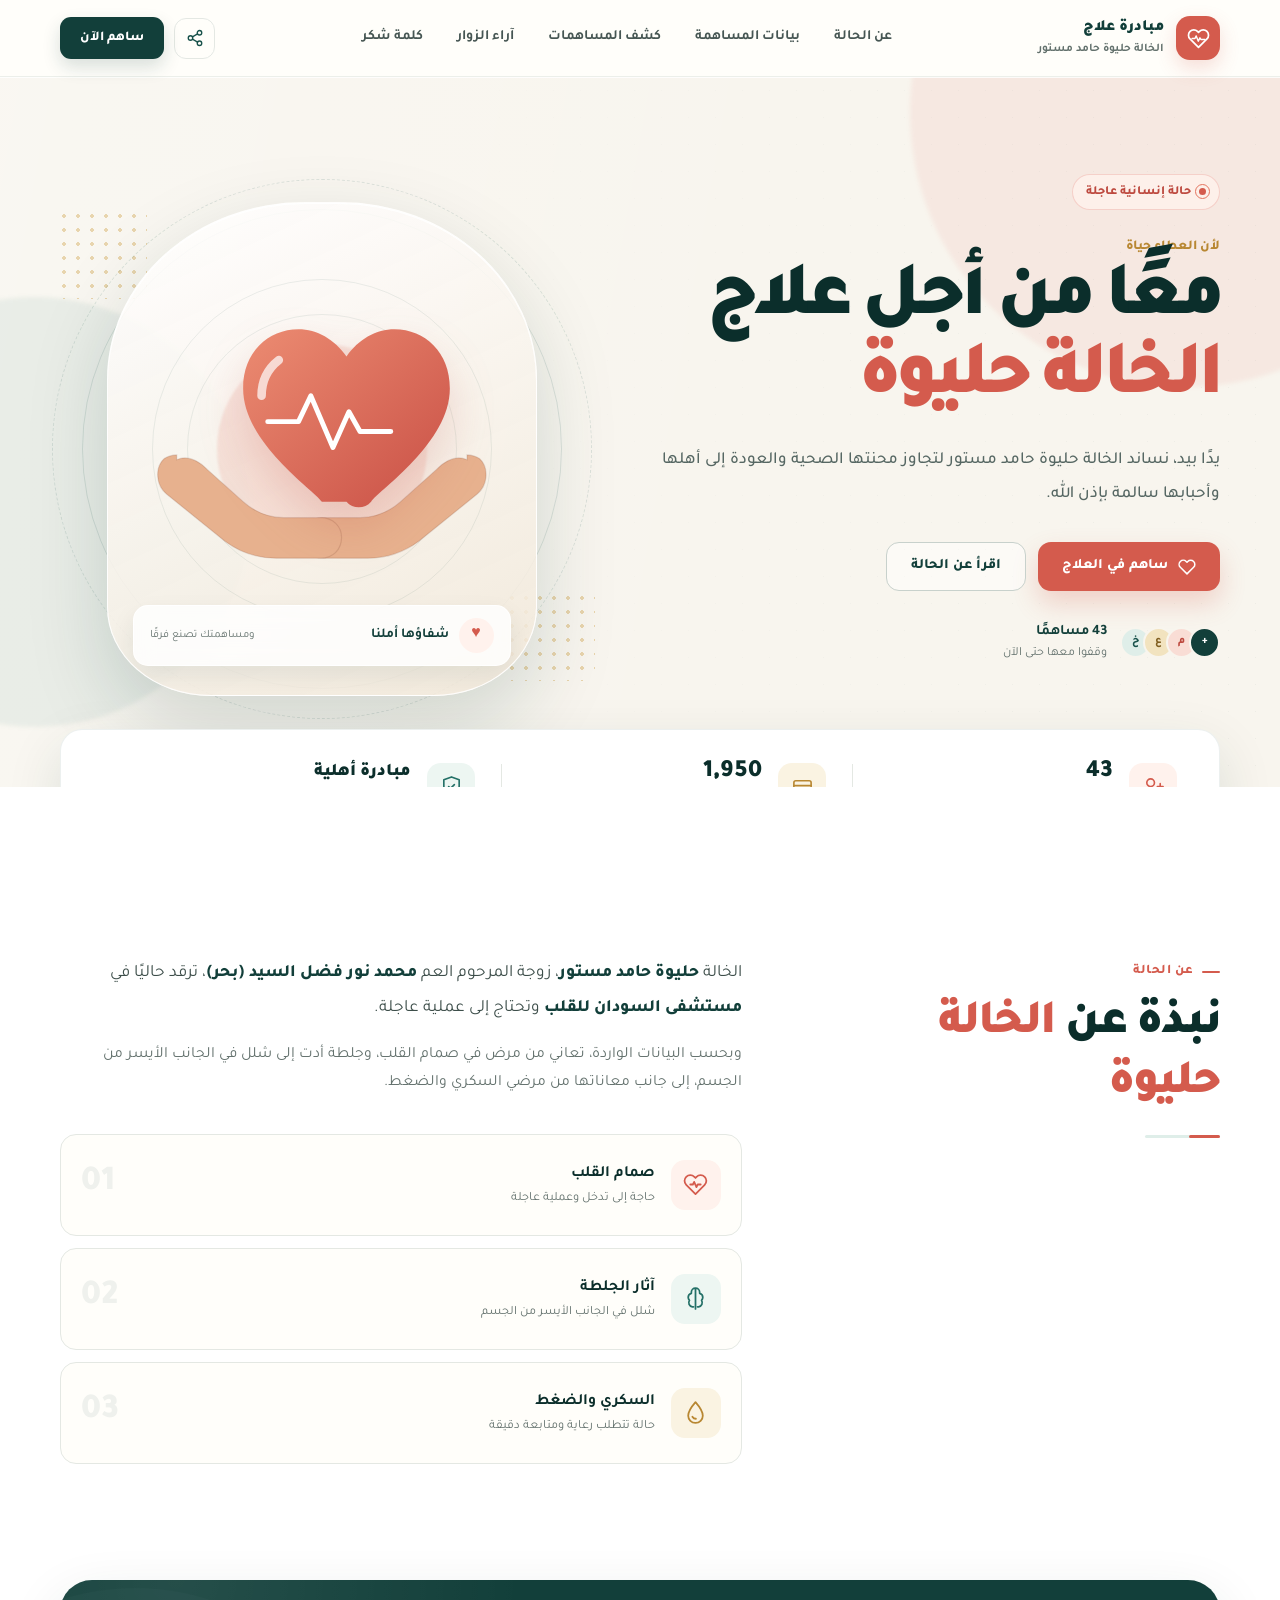
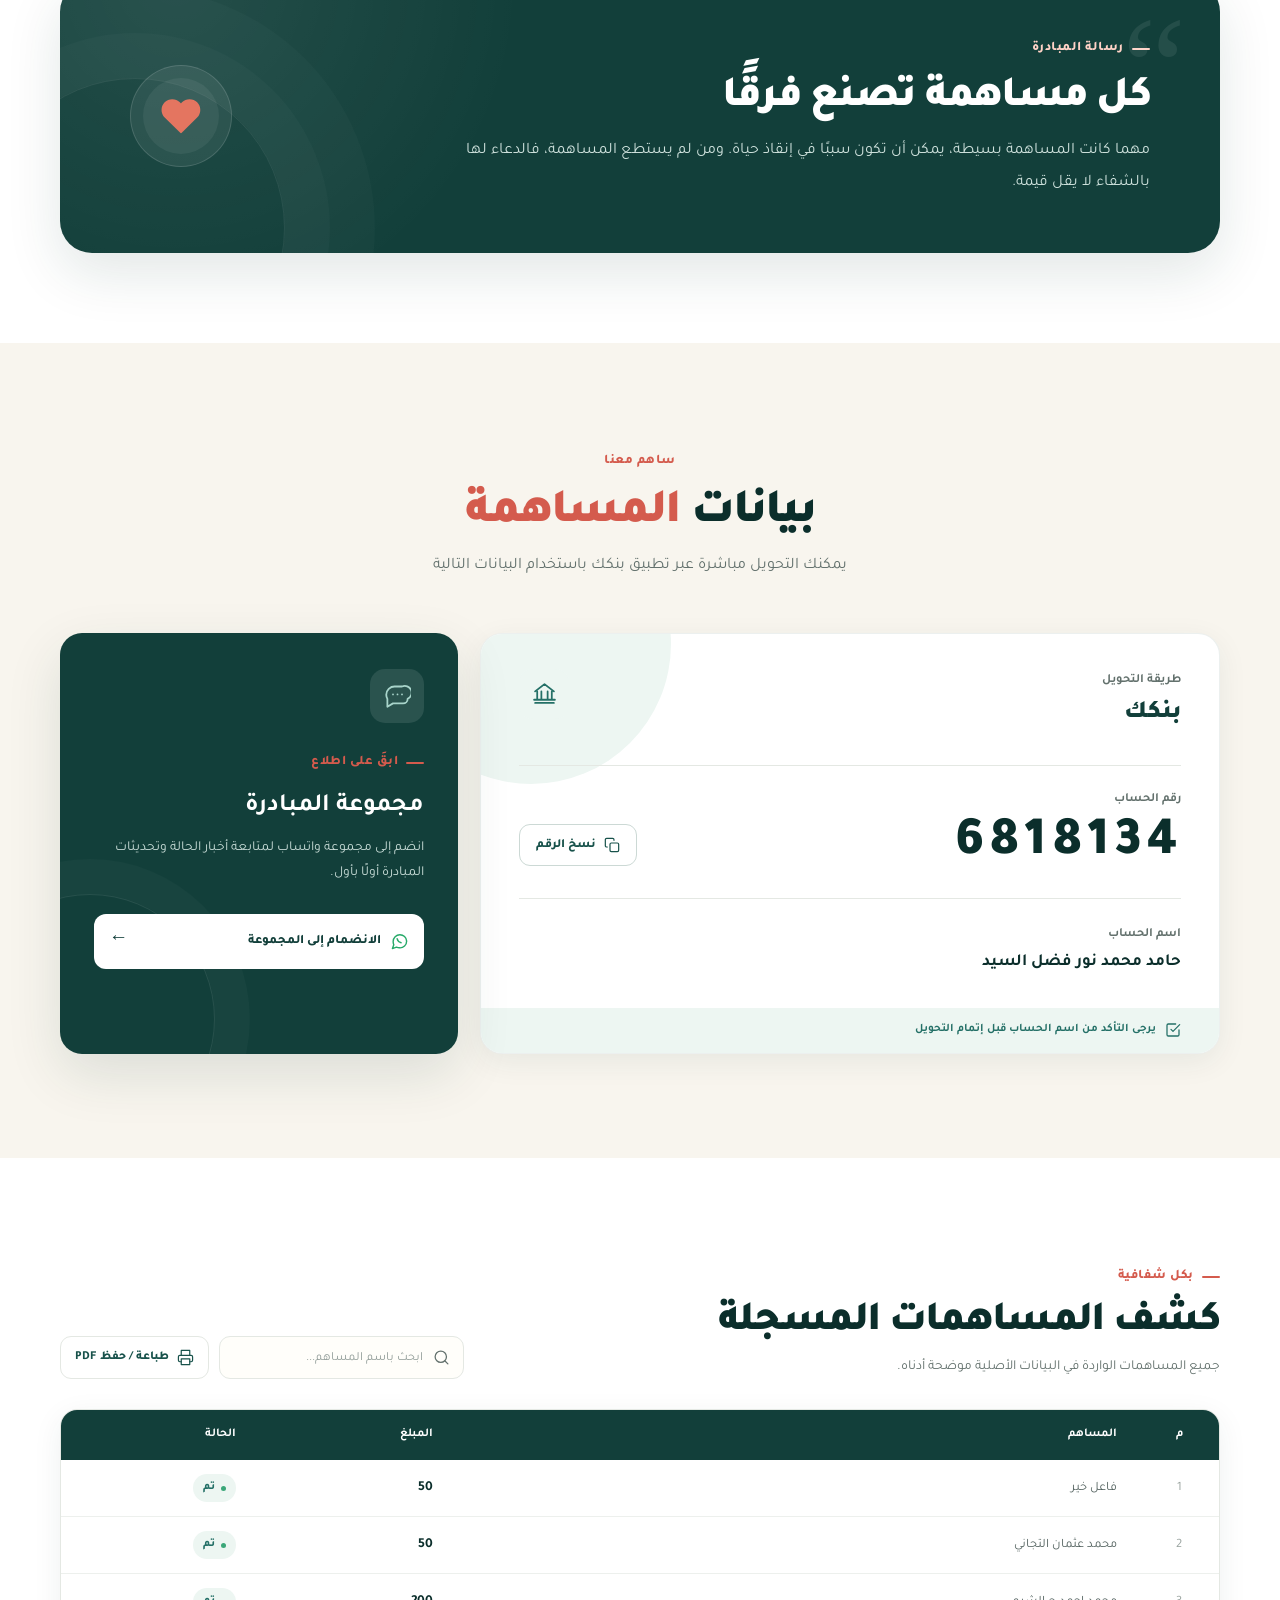
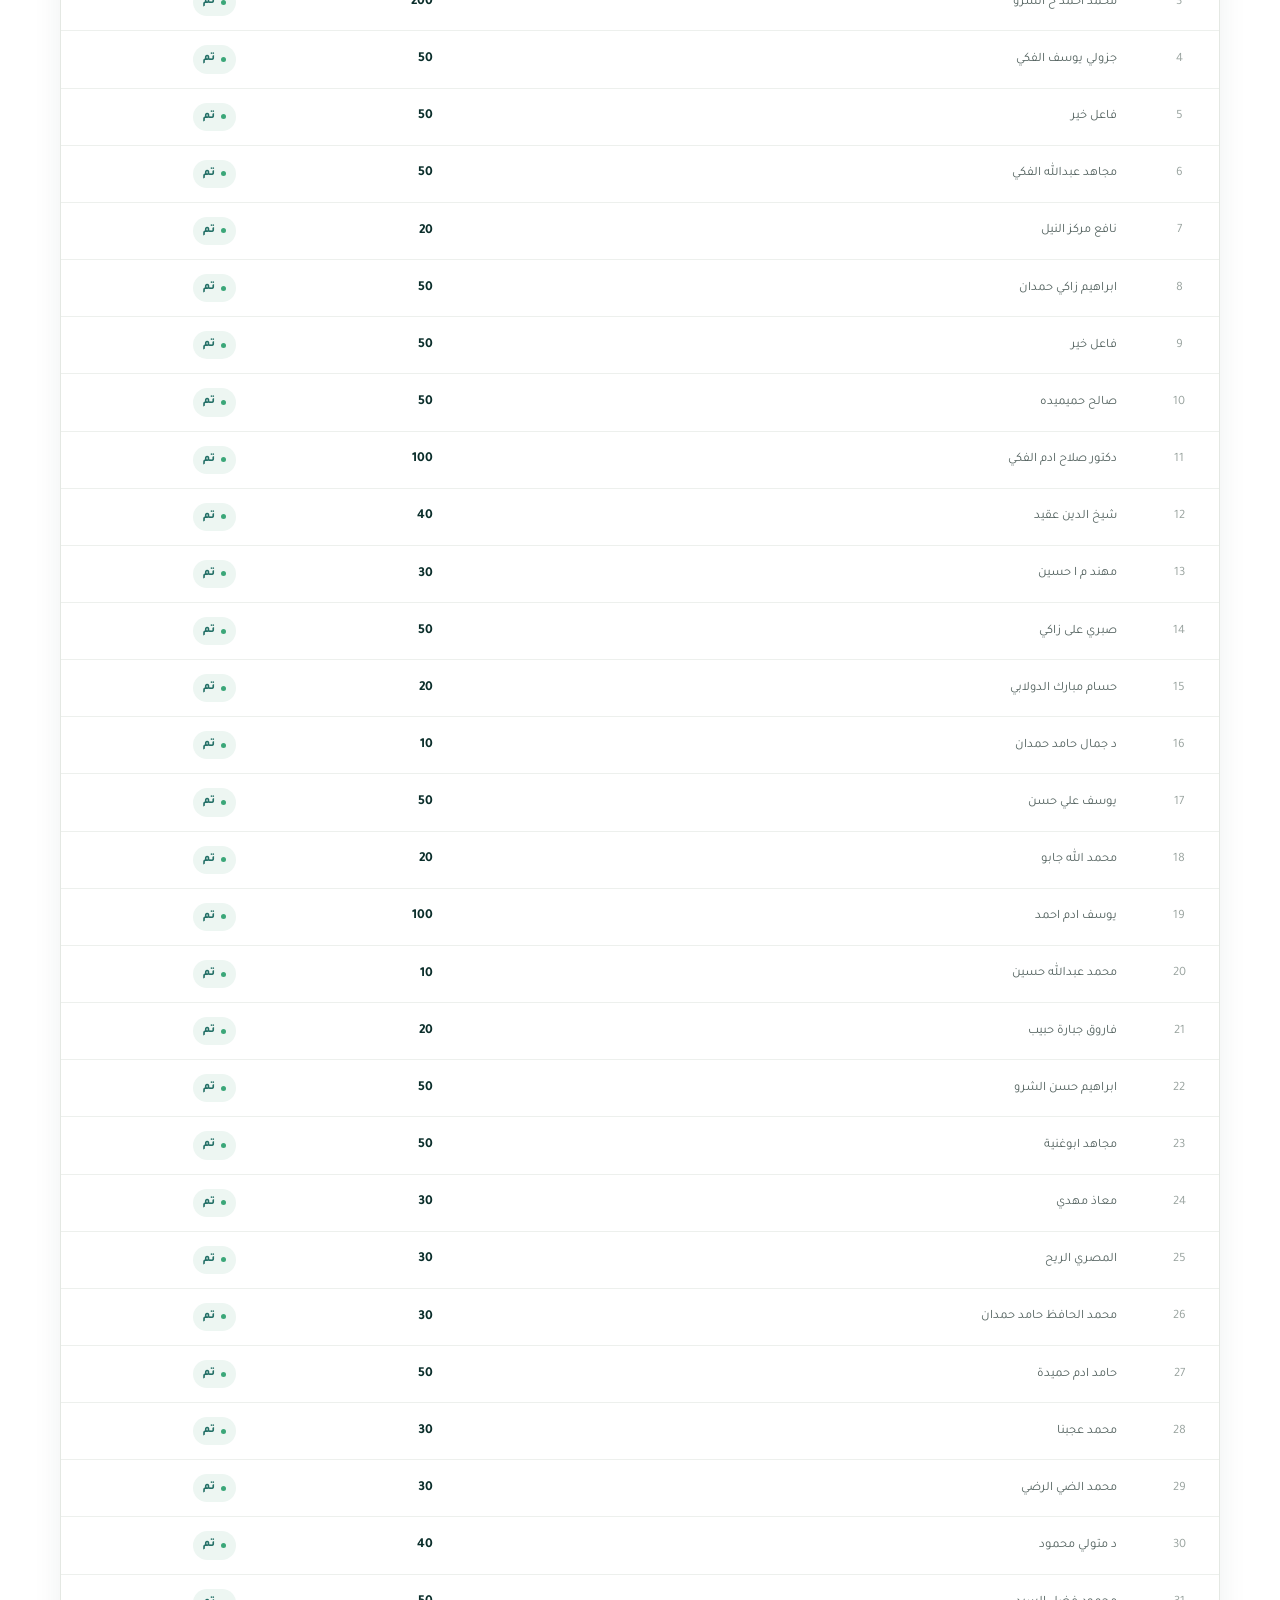
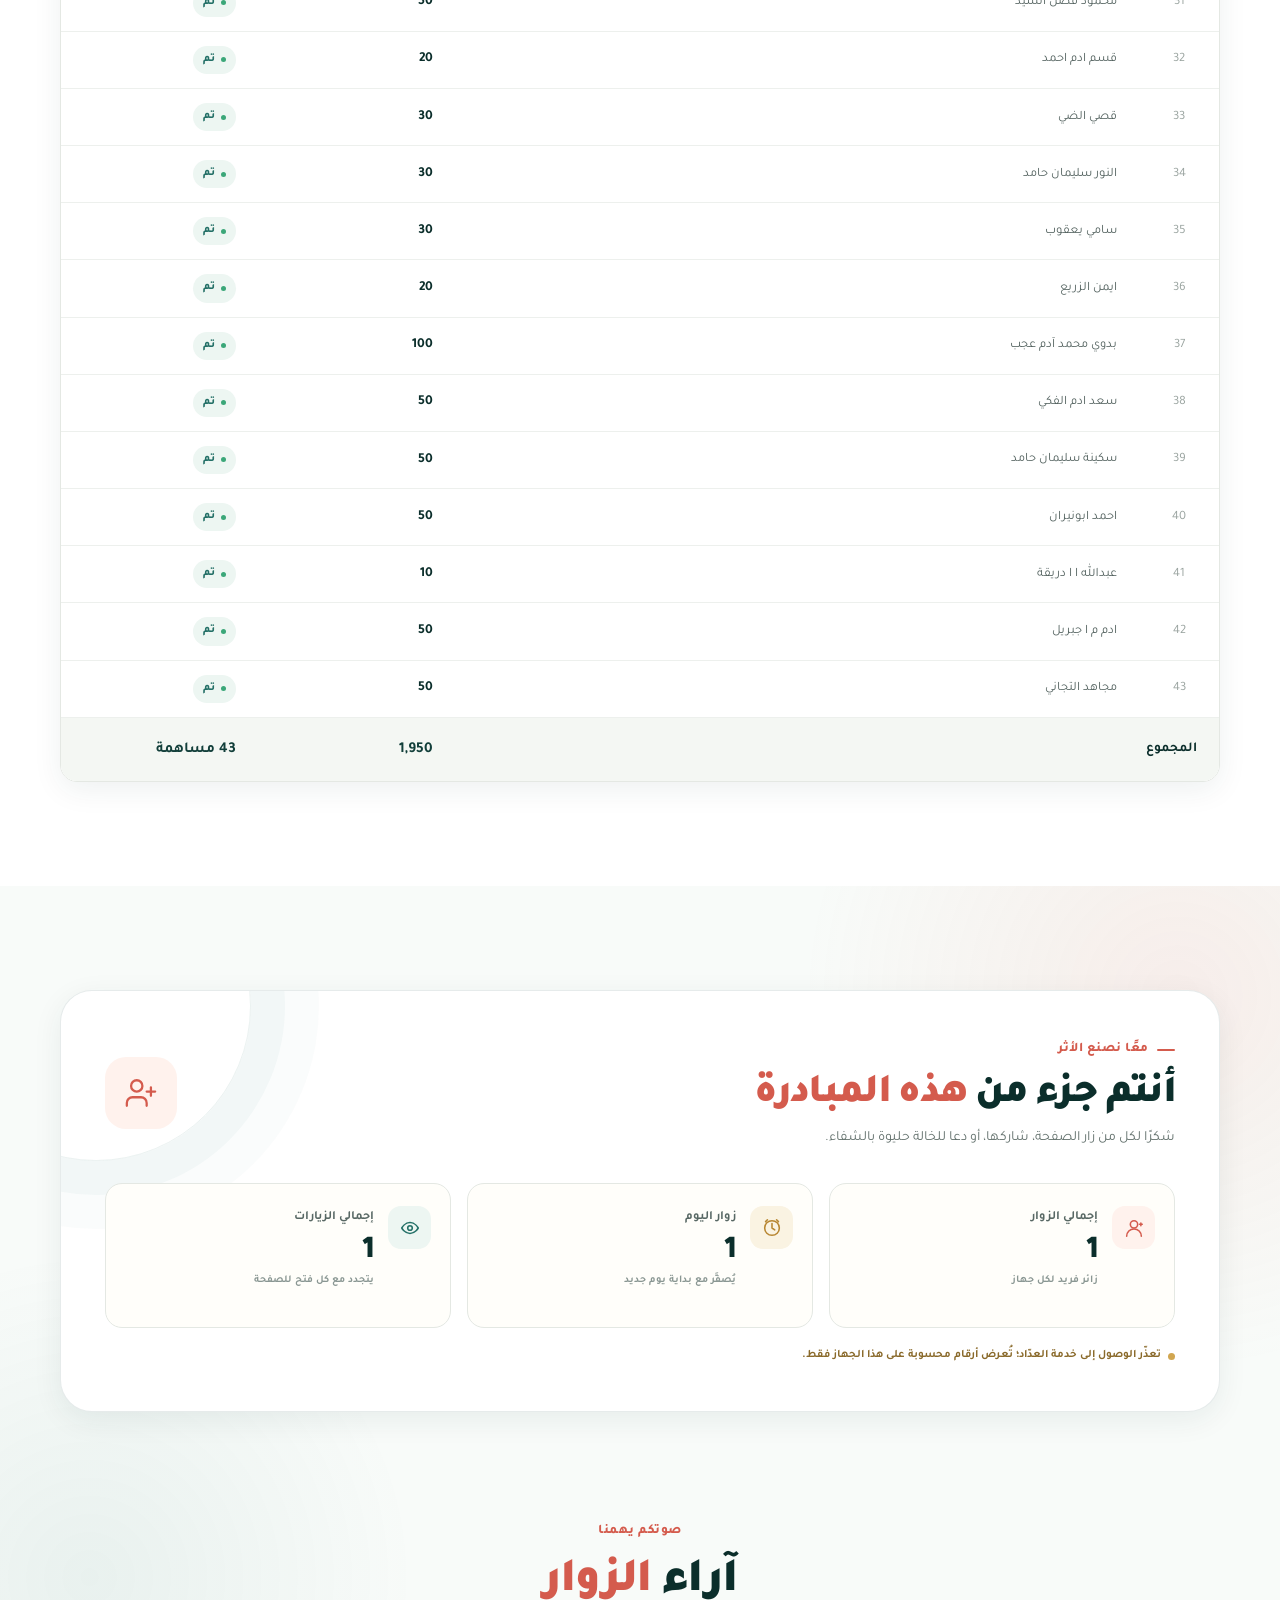
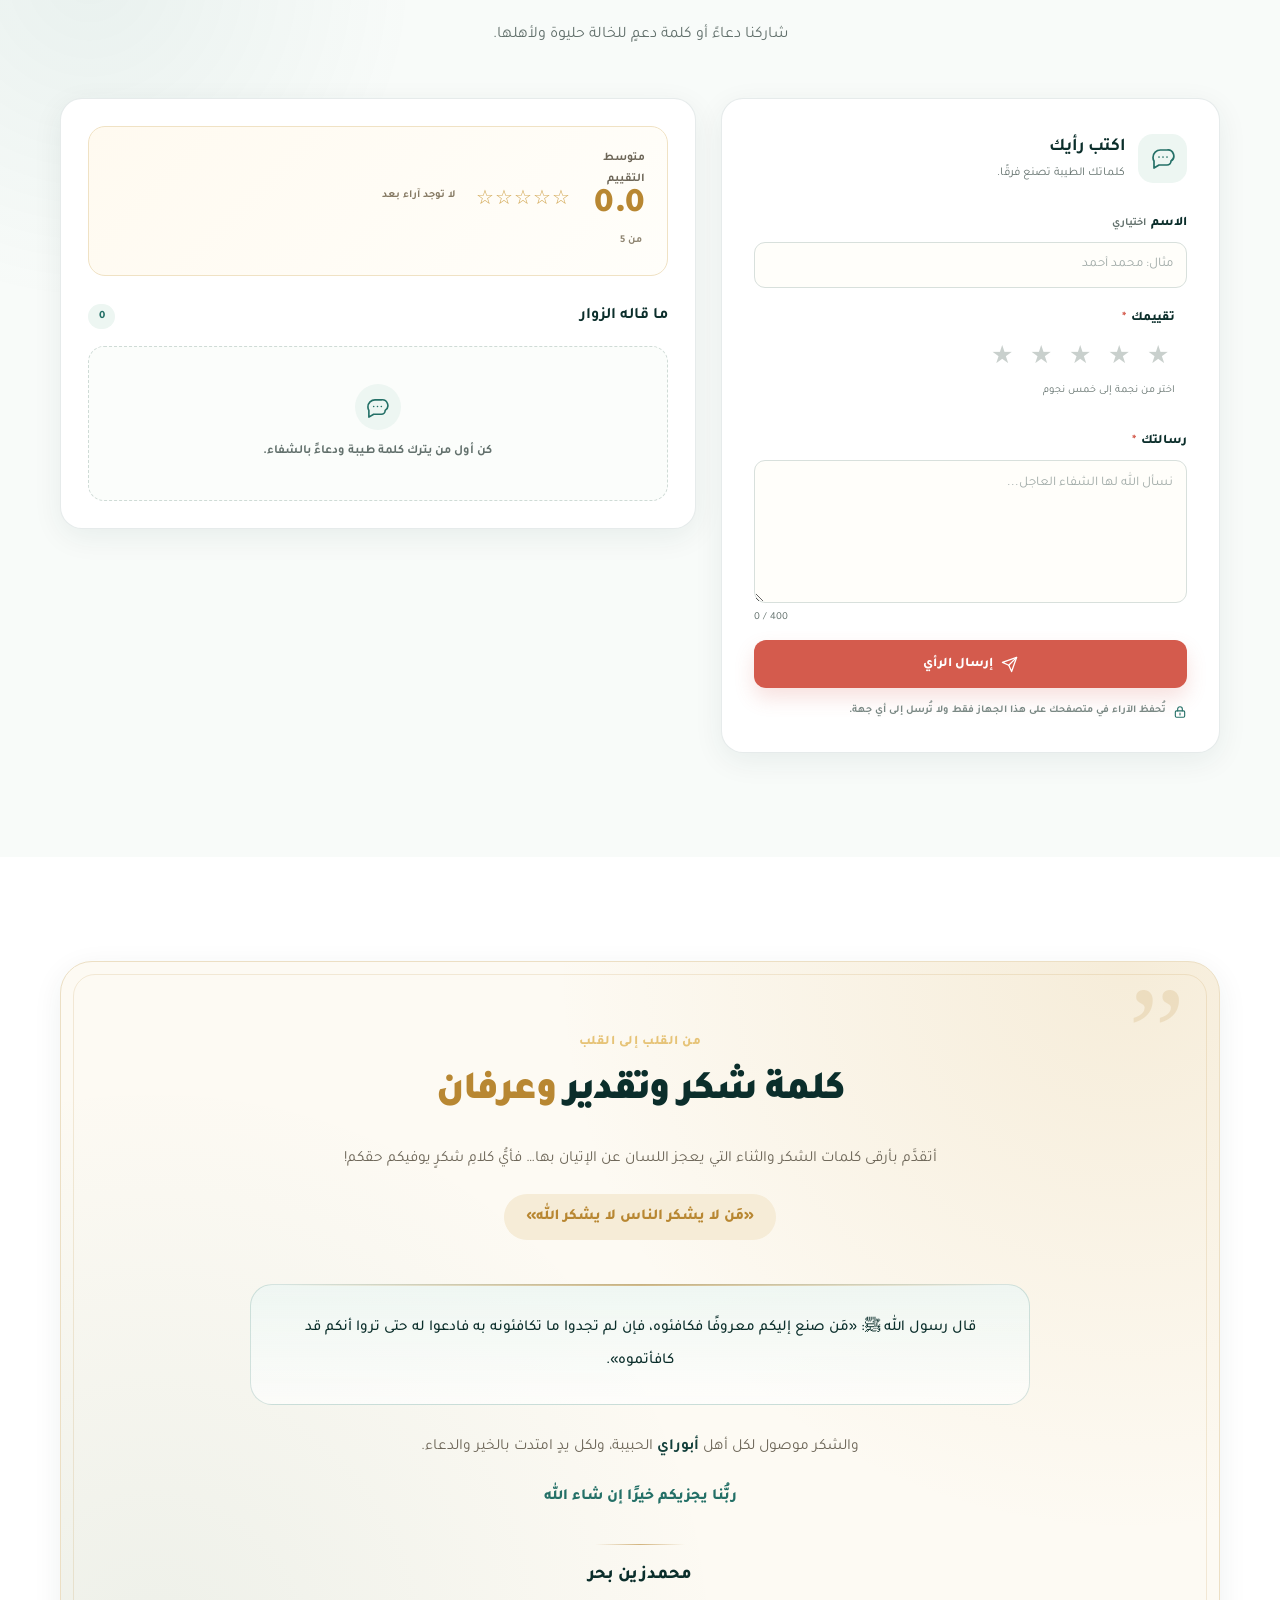
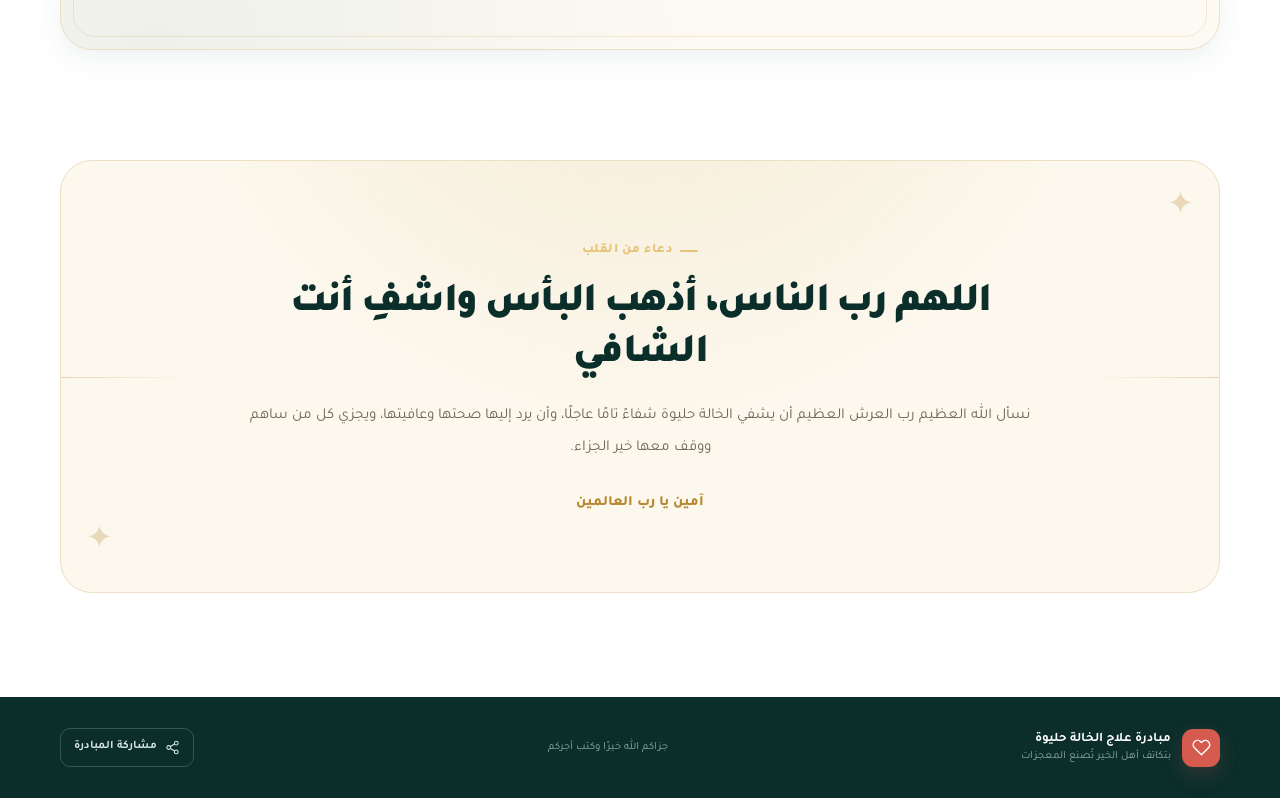
<file: index.html>
<!doctype html>
<html lang="ar" dir="rtl">
<head>
  <meta charset="utf-8">
  <meta name="viewport" content="width=device-width, initial-scale=1">
  <meta name="theme-color" content="#123f3a">
  <meta name="description" content="مبادرة مجتمعية لدعم علاج الخالة حليوة حامد مستور وتوفير تكاليف العملية العاجلة.">
  <meta property="og:title" content="مبادرة علاج الخالة حليوة حامد مستور">
  <meta property="og:description" content="يدًا بيد حتى تعود الخالة حليوة إلى أهلها سالمة بإذن الله.">
  <meta property="og:type" content="website">
  <title>مبادرة علاج الخالة حليوة حامد مستور</title>
  <link rel="preconnect" href="https://fonts.googleapis.com">
  <link rel="preconnect" href="https://fonts.gstatic.com" crossorigin>
  <link href="https://fonts.googleapis.com/css2?family=Tajawal:wght@400;500;600;700;800;900&display=swap" rel="stylesheet">
  <link rel="stylesheet" href="style.css">
</head>
<body>
  <a class="skip-link" href="#main">انتقل إلى المحتوى</a>

  <header class="site-header" id="top">
    <div class="container header-inner">
      <a class="brand" href="#top" aria-label="العودة إلى أعلى الصفحة">
        <span class="brand-mark" aria-hidden="true">
          <svg viewBox="0 0 24 24" role="img"><path d="M20.84 4.61a5.5 5.5 0 0 0-7.78 0L12 5.67l-1.06-1.06a5.5 5.5 0 0 0-7.78 7.78L12 21.23l8.84-8.84a5.5 5.5 0 0 0 0-7.78Z"/><path class="pulse-mark" d="M5.3 12h3l1.3-2.7 2.2 5.5 1.7-3.5 1 1.7h4.2"/></svg>
        </span>
        <span class="brand-copy">
          <strong>مبادرة علاج</strong>
          <small>الخالة حليوة حامد مستور</small>
        </span>
      </a>

      <nav class="desktop-nav" aria-label="التنقل الرئيسي">
        <a href="#story">عن الحالة</a>
        <a href="#contribute">بيانات المساهمة</a>
        <a href="#records">كشف المساهمات</a>
        <a href="#feedback">آراء الزوار</a>
        <a href="#thanks">كلمة شكر</a>
      </nav>

      <div class="header-actions">
        <button class="icon-button share-button" type="button" aria-label="مشاركة المبادرة" title="مشاركة المبادرة">
          <svg viewBox="0 0 24 24" aria-hidden="true"><circle cx="18" cy="5" r="3"/><circle cx="6" cy="12" r="3"/><circle cx="18" cy="19" r="3"/><path d="m8.6 10.5 6.8-4M8.6 13.5l6.8 4"/></svg>
        </button>
        <a class="header-cta" href="#contribute">ساهم الآن</a>
        <button class="menu-button" type="button" aria-expanded="false" aria-controls="mobileMenu" aria-label="فتح القائمة">
          <span></span><span></span><span></span>
        </button>
      </div>
    </div>

    <nav class="mobile-nav" id="mobileMenu" aria-label="قائمة الهاتف" hidden>
      <a href="#story">عن الحالة</a>
      <a href="#contribute">بيانات المساهمة</a>
      <a href="#records">كشف المساهمات</a>
      <a href="#feedback">آراء الزوار</a>
      <a href="#thanks">كلمة شكر</a>
    </nav>
  </header>

  <main id="main">
    <section class="hero" aria-labelledby="heroTitle">
      <div class="hero-glow hero-glow-one" aria-hidden="true"></div>
      <div class="hero-glow hero-glow-two" aria-hidden="true"></div>
      <div class="container hero-grid">
        <div class="hero-copy reveal">
          <div class="urgent-pill">
            <span class="urgent-dot"></span>
            حالة إنسانية عاجلة
          </div>
          <p class="hero-kicker">لأن العطاء حياة</p>
          <h1 id="heroTitle">معًا من أجل علاج<br><span>الخالة حليوة</span></h1>
          <p class="hero-lead">يدًا بيد، نساند الخالة حليوة حامد مستور لتجاوز محنتها الصحية والعودة إلى أهلها وأحبابها سالمة بإذن الله.</p>

          <div class="hero-actions">
            <a class="button button-primary" href="#contribute">
              <svg viewBox="0 0 24 24" aria-hidden="true"><path d="M20.8 4.6a5.5 5.5 0 0 0-7.8 0L12 5.7l-1.1-1.1a5.5 5.5 0 0 0-7.8 7.8l8.9 8.8 8.8-8.8a5.5 5.5 0 0 0 0-7.8Z"/></svg>
              ساهم في العلاج
            </a>
            <a class="button button-ghost" href="#story">اقرأ عن الحالة</a>
          </div>

          <div class="hero-note">
            <div class="support-faces" aria-hidden="true">
              <span>خ</span><span>ع</span><span>م</span><span>+</span>
            </div>
            <p><strong>43 مساهمًا</strong><br>وقفوا معها حتى الآن</p>
          </div>
        </div>

        <div class="hero-visual reveal reveal-delay" aria-label="رمز لدعم صحة القلب">
          <div class="visual-dots visual-dots-top" aria-hidden="true"></div>
          <div class="visual-ring ring-one" aria-hidden="true"></div>
          <div class="visual-ring ring-two" aria-hidden="true"></div>
          <div class="heart-card">
            <div class="heart-halo" aria-hidden="true"></div>
            <svg class="heart-illustration" viewBox="0 0 320 300" role="img" aria-label="قلب تحيط به يدان للدلالة على الرعاية والدعم">
              <defs>
                <linearGradient id="heartGradient" x1="0" y1="0" x2="1" y2="1">
                  <stop offset="0" stop-color="#ec8c72"/>
                  <stop offset="1" stop-color="#c94f45"/>
                </linearGradient>
              </defs>
              <path class="care-hand hand-right" d="M278 164c-9-4-18 1-25 8l-29 26c-9 8-21 13-33 13h-30c-10 0-17 7-17 16 0 10 7 17 17 17h36c15 0 30-5 42-14l47-38c9-7 10-22 2-29-3-2-6-3-10-3Z"/>
              <path class="care-hand hand-left" d="M42 164c9-4 18 1 25 8l29 26c9 8 21 13 33 13h30c10 0 17 7 17 16 0 10-7 17-17 17h-36c-15 0-30-5-42-14l-47-38c-9-7-10-22-2-29 3-2 6-3 10-3Z"/>
              <path class="heart-shape" d="M160 198c-7-10-64-48-64-92 0-29 20-48 45-48 15 0 29 8 39 22 10-14 24-22 39-22 25 0 45 19 45 48 0 44-57 82-64 92-5 6-15 6-20 0Z"/>
              <path class="heart-shine" d="M125 83c-9 7-14 17-14 29"/>
              <path class="pulse-line" d="M116 133h25l10-21 18 42 13-29 9 16h25"/>
            </svg>
            <div class="visual-message">
              <span class="tiny-heart" aria-hidden="true">♥</span>
              <strong>شفاؤها أملنا</strong>
              <small>ومساهمتك تصنع فرقًا</small>
            </div>
          </div>
          <div class="visual-dots visual-dots-bottom" aria-hidden="true"></div>
        </div>
      </div>

      <div class="container quick-stats reveal">
        <article class="quick-stat">
          <span class="stat-icon stat-icon-coral" aria-hidden="true">
            <svg viewBox="0 0 24 24"><path d="M16 21v-2a4 4 0 0 0-4-4H6a4 4 0 0 0-4 4v2"/><circle cx="9" cy="7" r="4"/><path d="M19 8v6M22 11h-6"/></svg>
          </span>
          <div><strong>43</strong><small>مساهمة مؤكدة</small></div>
        </article>
        <div class="stat-separator" aria-hidden="true"></div>
        <article class="quick-stat">
          <span class="stat-icon stat-icon-gold" aria-hidden="true">
            <svg viewBox="0 0 24 24"><rect x="3" y="5" width="18" height="14" rx="2"/><path d="M3 10h18M16 15h2"/></svg>
          </span>
          <div><strong>1,950</strong><small>إجمالي المساهمات المسجلة</small></div>
        </article>
        <div class="stat-separator" aria-hidden="true"></div>
        <article class="quick-stat quick-stat-text">
          <span class="stat-icon stat-icon-green" aria-hidden="true">
            <svg viewBox="0 0 24 24"><path d="M12 22s8-4 8-10V5l-8-3-8 3v7c0 6 8 10 8 10Z"/><path d="m9 12 2 2 4-4"/></svg>
          </span>
          <div><strong>مبادرة أهلية</strong><small>بجهود أهل الخير والمحبة</small></div>
        </article>
      </div>
    </section>

    <section class="story section" id="story" aria-labelledby="storyTitle">
      <div class="container story-grid">
        <div class="section-heading reveal">
          <span class="eyebrow">عن الحالة</span>
          <h2 id="storyTitle">نبذة عن <span>الخالة حليوة</span></h2>
          <div class="heading-line" aria-hidden="true"><span></span></div>
        </div>

        <div class="story-content reveal">
          <p class="story-intro">الخالة <strong>حليوة حامد مستور</strong>، زوجة المرحوم العم <strong>محمد نور فضل السيد (بحر)</strong>، ترقد حاليًا في <strong>مستشفى السودان للقلب</strong> وتحتاج إلى عملية عاجلة.</p>
          <p>وبحسب البيانات الواردة، تعاني من مرض في صمام القلب، وجلطة أدت إلى شلل في الجانب الأيسر من الجسم، إلى جانب معاناتها من مرضي السكري والضغط.</p>

          <div class="condition-list" aria-label="تفاصيل الحالة الصحية">
            <article class="condition-card">
              <span class="condition-number">01</span>
              <span class="condition-icon" aria-hidden="true">
                <svg viewBox="0 0 24 24"><path d="M20.8 4.6a5.5 5.5 0 0 0-7.8 0L12 5.7l-1.1-1.1a5.5 5.5 0 0 0-7.8 7.8l8.9 8.8 8.8-8.8a5.5 5.5 0 0 0 0-7.8Z"/><path d="M7 12h2.5l1.2-2.5 2.2 5 1.2-2.5H17"/></svg>
              </span>
              <div><h3>صمام القلب</h3><p>حاجة إلى تدخل وعملية عاجلة</p></div>
            </article>
            <article class="condition-card">
              <span class="condition-number">02</span>
              <span class="condition-icon" aria-hidden="true">
                <svg viewBox="0 0 24 24"><path d="M12 2a4 4 0 0 0-4 4v1a4 4 0 0 0-3 3.9 4 4 0 0 0 1.2 2.9A4 4 0 0 0 9 20h1M12 2a4 4 0 0 1 4 4v1a4 4 0 0 1 3 3.9 4 4 0 0 1-1.2 2.9A4 4 0 0 1 15 20h-1M12 2v20"/></svg>
              </span>
              <div><h3>آثار الجلطة</h3><p>شلل في الجانب الأيسر من الجسم</p></div>
            </article>
            <article class="condition-card">
              <span class="condition-number">03</span>
              <span class="condition-icon" aria-hidden="true">
                <svg viewBox="0 0 24 24"><path d="M12 22a7 7 0 0 0 7-7c0-5-7-13-7-13S5 10 5 15a7 7 0 0 0 7 7Z"/><path d="M9 16c.8 1.3 1.8 2 3.4 2"/></svg>
              </span>
              <div><h3>السكري والضغط</h3><p>حالة تتطلب رعاية ومتابعة دقيقة</p></div>
            </article>
          </div>
        </div>
      </div>
    </section>

    <section class="message-section section" aria-labelledby="messageTitle">
      <div class="container">
        <div class="message-card reveal">
          <div class="quote-mark" aria-hidden="true">“</div>
          <div class="message-copy">
            <span class="eyebrow eyebrow-light">رسالة المبادرة</span>
            <h2 id="messageTitle">كل مساهمة تصنع فرقًا</h2>
            <p>مهما كانت المساهمة بسيطة، يمكن أن تكون سببًا في إنقاذ حياة. ومن لم يستطع المساهمة، فالدعاء لها بالشفاء لا يقل قيمة.</p>
          </div>
          <div class="message-heart" aria-hidden="true">
            <svg viewBox="0 0 24 24"><path d="M20.8 4.6a5.5 5.5 0 0 0-7.8 0L12 5.7l-1.1-1.1a5.5 5.5 0 0 0-7.8 7.8l8.9 8.8 8.8-8.8a5.5 5.5 0 0 0 0-7.8Z"/></svg>
          </div>
        </div>
      </div>
    </section>

    <section class="contribution section" id="contribute" aria-labelledby="contributionTitle">
      <div class="container">
        <div class="center-heading reveal">
          <span class="eyebrow">ساهم معنا</span>
          <h2 id="contributionTitle">بيانات <span>المساهمة</span></h2>
          <p>يمكنك التحويل مباشرة عبر تطبيق بنكك باستخدام البيانات التالية</p>
        </div>

        <div class="contribution-grid">
          <article class="bank-card reveal">
            <div class="bank-card-top">
              <div>
                <span class="bank-label">طريقة التحويل</span>
                <strong class="bank-name">بنكك</strong>
              </div>
              <span class="bank-icon" aria-hidden="true">
                <svg viewBox="0 0 24 24"><path d="m3 10 9-7 9 7M5 10v8M9 10v8M15 10v8M19 10v8M3 21h18M2 18h20"/></svg>
              </span>
            </div>

            <div class="account-block">
              <span>رقم الحساب</span>
              <div class="account-row">
                <b class="account-number" dir="ltr">6818134</b>
                <button class="copy-button" type="button" data-copy="6818134" aria-label="نسخ رقم الحساب">
                  <svg viewBox="0 0 24 24" aria-hidden="true"><rect x="9" y="9" width="13" height="13" rx="2"/><path d="M5 15H4a2 2 0 0 1-2-2V4a2 2 0 0 1 2-2h9a2 2 0 0 1 2 2v1"/></svg>
                  <span>نسخ الرقم</span>
                </button>
              </div>
            </div>

            <div class="account-holder">
              <span>اسم الحساب</span>
              <strong>حامد محمد نور فضل السيد</strong>
            </div>

            <div class="bank-card-footer">
              <svg viewBox="0 0 24 24" aria-hidden="true"><path d="m9 11 3 3L22 4"/><path d="M21 12v7a2 2 0 0 1-2 2H5a2 2 0 0 1-2-2V5a2 2 0 0 1 2-2h11"/></svg>
              <span>يرجى التأكد من اسم الحساب قبل إتمام التحويل</span>
            </div>
          </article>

          <aside class="community-card reveal reveal-delay">
            <span class="community-icon" aria-hidden="true">
              <svg viewBox="0 0 24 24"><path d="M21 15a4 4 0 0 1-4 4H8l-5 3v-7a7 7 0 0 1-1-3.6A7.4 7.4 0 0 1 9.5 4H16a6 6 0 0 1 5 11Z"/><path d="M8 11h.01M12 11h.01M16 11h.01"/></svg>
            </span>
            <span class="eyebrow">ابقَ على اطلاع</span>
            <h3>مجموعة المبادرة</h3>
            <p>انضم إلى مجموعة واتساب لمتابعة أخبار الحالة وتحديثات المبادرة أولًا بأول.</p>
            <a class="whatsapp-button" href="https://chat.whatsapp.com/CHujskeEBNLFhoY1cFlSAD" target="_blank" rel="noopener noreferrer">
              <svg viewBox="0 0 24 24" aria-hidden="true"><path d="M21 11.5a8.4 8.4 0 0 1-9 8.5 9.6 9.6 0 0 1-3.8-.9L3 21l1.8-5A9.4 9.4 0 0 1 4 12a8.5 8.5 0 0 1 8.5-8.5A8.5 8.5 0 0 1 21 11.5Z"/><path d="M9 8.5c.5 2.8 2.2 4.5 5 5"/></svg>
              الانضمام إلى المجموعة
              <span aria-hidden="true">←</span>
            </a>
          </aside>
        </div>
      </div>
    </section>

    <section class="records section" id="records" aria-labelledby="recordsTitle">
      <div class="container">
        <div class="records-header reveal">
          <div>
            <span class="eyebrow">بكل شفافية</span>
            <h2 id="recordsTitle">كشف المساهمات المسجلة</h2>
            <p>جميع المساهمات الواردة في البيانات الأصلية موضحة أدناه.</p>
          </div>
          <div class="records-tools">
            <label class="search-box">
              <span class="sr-only">ابحث باسم المساهم</span>
              <svg viewBox="0 0 24 24" aria-hidden="true"><circle cx="11" cy="11" r="8"/><path d="m21 21-4.4-4.4"/></svg>
              <input id="donorSearch" type="search" placeholder="ابحث باسم المساهم..." autocomplete="off">
            </label>
            <button class="print-button" type="button">
              <svg viewBox="0 0 24 24" aria-hidden="true"><path d="M6 9V2h12v7M6 18H4a2 2 0 0 1-2-2v-5a2 2 0 0 1 2-2h16a2 2 0 0 1 2 2v5a2 2 0 0 1-2 2h-2"/><rect x="6" y="14" width="12" height="8"/></svg>
              طباعة / حفظ PDF
            </button>
          </div>
        </div>

        <div class="table-wrap reveal">
          <table>
            <caption class="sr-only">قائمة بأسماء المساهمين والمبالغ وحالة المساهمة</caption>
            <thead>
              <tr><th scope="col">م</th><th scope="col">المساهم</th><th scope="col">المبلغ</th><th scope="col">الحالة</th></tr>
            </thead>
            <tbody id="donorTableBody">
              <tr><td data-label="م">1</td><td data-label="المساهم">فاعل خير</td><td data-label="المبلغ"><b>50</b></td><td data-label="الحالة"><span class="status-badge">تم</span></td></tr>
              <tr><td data-label="م">2</td><td data-label="المساهم">محمد عثمان التجاني</td><td data-label="المبلغ"><b>50</b></td><td data-label="الحالة"><span class="status-badge">تم</span></td></tr>
              <tr><td data-label="م">3</td><td data-label="المساهم">محمد احمد ح الشرو</td><td data-label="المبلغ"><b>200</b></td><td data-label="الحالة"><span class="status-badge">تم</span></td></tr>
              <tr><td data-label="م">4</td><td data-label="المساهم">جزولي يوسف الفكي</td><td data-label="المبلغ"><b>50</b></td><td data-label="الحالة"><span class="status-badge">تم</span></td></tr>
              <tr><td data-label="م">5</td><td data-label="المساهم">فاعل خير</td><td data-label="المبلغ"><b>50</b></td><td data-label="الحالة"><span class="status-badge">تم</span></td></tr>
              <tr><td data-label="م">6</td><td data-label="المساهم">مجاهد عبدالله الفكي</td><td data-label="المبلغ"><b>50</b></td><td data-label="الحالة"><span class="status-badge">تم</span></td></tr>
              <tr><td data-label="م">7</td><td data-label="المساهم">نافع مركز النيل</td><td data-label="المبلغ"><b>20</b></td><td data-label="الحالة"><span class="status-badge">تم</span></td></tr>
              <tr><td data-label="م">8</td><td data-label="المساهم">ابراهيم زاكي حمدان</td><td data-label="المبلغ"><b>50</b></td><td data-label="الحالة"><span class="status-badge">تم</span></td></tr>
              <tr><td data-label="م">9</td><td data-label="المساهم">فاعل خير</td><td data-label="المبلغ"><b>50</b></td><td data-label="الحالة"><span class="status-badge">تم</span></td></tr>
              <tr><td data-label="م">10</td><td data-label="المساهم">صالح حميميده</td><td data-label="المبلغ"><b>50</b></td><td data-label="الحالة"><span class="status-badge">تم</span></td></tr>
              <tr><td data-label="م">11</td><td data-label="المساهم">دكتور صلاح ادم الفكي</td><td data-label="المبلغ"><b>100</b></td><td data-label="الحالة"><span class="status-badge">تم</span></td></tr>
              <tr><td data-label="م">12</td><td data-label="المساهم">شيخ الدين عقيد</td><td data-label="المبلغ"><b>40</b></td><td data-label="الحالة"><span class="status-badge">تم</span></td></tr>
              <tr><td data-label="م">13</td><td data-label="المساهم">مهند م ا حسين</td><td data-label="المبلغ"><b>30</b></td><td data-label="الحالة"><span class="status-badge">تم</span></td></tr>
              <tr><td data-label="م">14</td><td data-label="المساهم">صبري على زاكي</td><td data-label="المبلغ"><b>50</b></td><td data-label="الحالة"><span class="status-badge">تم</span></td></tr>
              <tr><td data-label="م">15</td><td data-label="المساهم">حسام مبارك الدولابي</td><td data-label="المبلغ"><b>20</b></td><td data-label="الحالة"><span class="status-badge">تم</span></td></tr>
              <tr><td data-label="م">16</td><td data-label="المساهم">د جمال حامد حمدان</td><td data-label="المبلغ"><b>10</b></td><td data-label="الحالة"><span class="status-badge">تم</span></td></tr>
              <tr><td data-label="م">17</td><td data-label="المساهم">يوسف علي حسن</td><td data-label="المبلغ"><b>50</b></td><td data-label="الحالة"><span class="status-badge">تم</span></td></tr>
              <tr><td data-label="م">18</td><td data-label="المساهم">محمد الله جابو</td><td data-label="المبلغ"><b>20</b></td><td data-label="الحالة"><span class="status-badge">تم</span></td></tr>
              <tr><td data-label="م">19</td><td data-label="المساهم">يوسف ادم احمد</td><td data-label="المبلغ"><b>100</b></td><td data-label="الحالة"><span class="status-badge">تم</span></td></tr>
              <tr><td data-label="م">20</td><td data-label="المساهم">محمد عبدالله حسين</td><td data-label="المبلغ"><b>10</b></td><td data-label="الحالة"><span class="status-badge">تم</span></td></tr>
              <tr><td data-label="م">21</td><td data-label="المساهم">فاروق جبارة حبيب</td><td data-label="المبلغ"><b>20</b></td><td data-label="الحالة"><span class="status-badge">تم</span></td></tr>
              <tr><td data-label="م">22</td><td data-label="المساهم">ابراهيم حسن الشرو</td><td data-label="المبلغ"><b>50</b></td><td data-label="الحالة"><span class="status-badge">تم</span></td></tr>
              <tr><td data-label="م">23</td><td data-label="المساهم">مجاهد ابوغنية</td><td data-label="المبلغ"><b>50</b></td><td data-label="الحالة"><span class="status-badge">تم</span></td></tr>
              <tr><td data-label="م">24</td><td data-label="المساهم">معاذ مهدي</td><td data-label="المبلغ"><b>30</b></td><td data-label="الحالة"><span class="status-badge">تم</span></td></tr>
              <tr><td data-label="م">25</td><td data-label="المساهم">المصري الريح</td><td data-label="المبلغ"><b>30</b></td><td data-label="الحالة"><span class="status-badge">تم</span></td></tr>
              <tr><td data-label="م">26</td><td data-label="المساهم">محمد الحافظ حامد حمدان</td><td data-label="المبلغ"><b>30</b></td><td data-label="الحالة"><span class="status-badge">تم</span></td></tr>
              <tr><td data-label="م">27</td><td data-label="المساهم">حامد ادم حميدة</td><td data-label="المبلغ"><b>50</b></td><td data-label="الحالة"><span class="status-badge">تم</span></td></tr>
              <tr><td data-label="م">28</td><td data-label="المساهم">محمد عجبنا</td><td data-label="المبلغ"><b>30</b></td><td data-label="الحالة"><span class="status-badge">تم</span></td></tr>
              <tr><td data-label="م">29</td><td data-label="المساهم">محمد الضي الرضي</td><td data-label="المبلغ"><b>30</b></td><td data-label="الحالة"><span class="status-badge">تم</span></td></tr>
              <tr><td data-label="م">30</td><td data-label="المساهم">د متولي محمود</td><td data-label="المبلغ"><b>40</b></td><td data-label="الحالة"><span class="status-badge">تم</span></td></tr>
              <tr><td data-label="م">31</td><td data-label="المساهم">محمود فضل السيد</td><td data-label="المبلغ"><b>50</b></td><td data-label="الحالة"><span class="status-badge">تم</span></td></tr>
              <tr><td data-label="م">32</td><td data-label="المساهم">قسم ادم احمد</td><td data-label="المبلغ"><b>20</b></td><td data-label="الحالة"><span class="status-badge">تم</span></td></tr>
              <tr><td data-label="م">33</td><td data-label="المساهم">قصي الضي</td><td data-label="المبلغ"><b>30</b></td><td data-label="الحالة"><span class="status-badge">تم</span></td></tr>
              <tr><td data-label="م">34</td><td data-label="المساهم">النور سليمان حامد</td><td data-label="المبلغ"><b>30</b></td><td data-label="الحالة"><span class="status-badge">تم</span></td></tr>
              <tr><td data-label="م">35</td><td data-label="المساهم">سامي يعقوب</td><td data-label="المبلغ"><b>30</b></td><td data-label="الحالة"><span class="status-badge">تم</span></td></tr>
              <tr><td data-label="م">36</td><td data-label="المساهم">ايمن الزريع</td><td data-label="المبلغ"><b>20</b></td><td data-label="الحالة"><span class="status-badge">تم</span></td></tr>
              <tr><td data-label="م">37</td><td data-label="المساهم">بدوي محمد آدم عجب</td><td data-label="المبلغ"><b>100</b></td><td data-label="الحالة"><span class="status-badge">تم</span></td></tr>
              <tr><td data-label="م">38</td><td data-label="المساهم">سعد ادم الفكي</td><td data-label="المبلغ"><b>50</b></td><td data-label="الحالة"><span class="status-badge">تم</span></td></tr>
              <tr><td data-label="م">39</td><td data-label="المساهم">سكينة سليمان حامد</td><td data-label="المبلغ"><b>50</b></td><td data-label="الحالة"><span class="status-badge">تم</span></td></tr>
              <tr><td data-label="م">40</td><td data-label="المساهم">احمد ابونيران</td><td data-label="المبلغ"><b>50</b></td><td data-label="الحالة"><span class="status-badge">تم</span></td></tr>
              <tr><td data-label="م">41</td><td data-label="المساهم">عبدالله ا ا دريقة</td><td data-label="المبلغ"><b>10</b></td><td data-label="الحالة"><span class="status-badge">تم</span></td></tr>
              <tr><td data-label="م">42</td><td data-label="المساهم">ادم م ا جبريل</td><td data-label="المبلغ"><b>50</b></td><td data-label="الحالة"><span class="status-badge">تم</span></td></tr>
              <tr><td data-label="م">43</td><td data-label="المساهم">مجاهد التجاني</td><td data-label="المبلغ"><b>50</b></td><td data-label="الحالة"><span class="status-badge">تم</span></td></tr>
            </tbody>
            <tfoot>
              <tr><th colspan="2" scope="row">المجموع</th><td><strong>1,950</strong></td><td><strong>43 مساهمة</strong></td></tr>
            </tfoot>
          </table>
          <p class="no-results" id="noResults" hidden>لم يتم العثور على مساهم بهذا الاسم.</p>
        </div>
      </div>
    </section>

    <section class="visitor-feedback section" id="feedback" aria-labelledby="feedbackTitle">
      <div class="container">
        <div class="visitor-counter reveal">
          <div class="visitor-counter-heading">
            <div>
              <span class="eyebrow">معًا نصنع الأثر</span>
              <h2>أنتم جزء من <span>هذه المبادرة</span></h2>
              <p>شكرًا لكل من زار الصفحة، شاركها، أو دعا للخالة حليوة بالشفاء.</p>
            </div>
            <span class="visitor-counter-symbol" aria-hidden="true">
              <svg viewBox="0 0 24 24"><path d="M16 21v-2a4 4 0 0 0-4-4H6a4 4 0 0 0-4 4v2"/><circle cx="9" cy="7" r="4"/><path d="M19 8v6M22 11h-6"/></svg>
            </span>
          </div>

          <div class="visitor-stats" aria-label="إحصاءات زوار الصفحة">
            <article class="visitor-stat-card visitor-stat-unique">
              <span class="visitor-stat-icon" aria-hidden="true">
                <svg viewBox="0 0 24 24"><circle cx="12" cy="8" r="4"/><path d="M4 21a8 8 0 0 1 16 0M18 8h3M19.5 6.5v3"/></svg>
              </span>
              <div>
                <span class="visitor-stat-label">إجمالي الزوار</span>
                <strong class="visitor-stat-value" data-visitor-counter="unique" aria-live="polite">—</strong>
                <small>زائر فريد لكل جهاز</small>
              </div>
            </article>
            <article class="visitor-stat-card visitor-stat-today">
              <span class="visitor-stat-icon" aria-hidden="true">
                <svg viewBox="0 0 24 24"><circle cx="12" cy="12" r="8"/><path d="M12 7v5l3 2M7 3l-2 2M17 3l2 2"/></svg>
              </span>
              <div>
                <span class="visitor-stat-label">زوار اليوم</span>
                <strong class="visitor-stat-value" data-visitor-counter="today" aria-live="polite">—</strong>
                <small>يُصفَّر مع بداية يوم جديد</small>
              </div>
            </article>
            <article class="visitor-stat-card visitor-stat-visits">
              <span class="visitor-stat-icon" aria-hidden="true">
                <svg viewBox="0 0 24 24"><path d="M3 12s3.3-6 9-6 9 6 9 6-3.3 6-9 6-9-6-9-6Z"/><circle cx="12" cy="12" r="2.5"/></svg>
              </span>
              <div>
                <span class="visitor-stat-label">إجمالي الزيارات</span>
                <strong class="visitor-stat-value" data-visitor-counter="visits" aria-live="polite">—</strong>
                <small>يتجدد مع كل فتح للصفحة</small>
              </div>
            </article>
          </div>
          <p class="counter-status" id="counterStatus" aria-live="polite">جارٍ تحديث الإحصاءات…</p>
        </div>

        <div class="feedback-heading center-heading reveal">
          <span class="eyebrow">صوتكم يهمنا</span>
          <h2 id="feedbackTitle">آراء <span>الزوار</span></h2>
          <p>شاركنا دعاءً أو كلمة دعمٍ للخالة حليوة ولأهلها.</p>
        </div>

        <div class="feedback-layout">
          <form class="feedback-form reveal" id="feedbackForm" novalidate>
            <div class="feedback-form-heading">
              <span class="feedback-form-icon" aria-hidden="true">
                <svg viewBox="0 0 24 24"><path d="M20 15a4 4 0 0 1-4 4H8l-5 3v-7a7 7 0 0 1-1-3.6A7.4 7.4 0 0 1 9.5 4H16a6 6 0 0 1 4 11Z"/><path d="M8 11h.01M12 11h.01M16 11h.01"/></svg>
              </span>
              <div><h3>اكتب رأيك</h3><p>كلماتك الطيبة تصنع فرقًا.</p></div>
            </div>

            <div class="form-field">
              <label for="feedbackName">الاسم <small>اختياري</small></label>
              <input id="feedbackName" name="name" type="text" maxlength="80" autocomplete="name" placeholder="مثال: محمد أحمد">
            </div>

            <fieldset class="rating-field">
              <legend>تقييمك <span aria-hidden="true">*</span></legend>
              <div class="rating-options" role="radiogroup" aria-describedby="feedbackRatingHint">
                <input id="rating1" name="rating" type="radio" value="1">
                <label for="rating1" aria-label="نجمة واحدة"><span aria-hidden="true">★</span></label>
                <input id="rating2" name="rating" type="radio" value="2">
                <label for="rating2" aria-label="نجمتان"><span aria-hidden="true">★</span></label>
                <input id="rating3" name="rating" type="radio" value="3">
                <label for="rating3" aria-label="ثلاث نجوم"><span aria-hidden="true">★</span></label>
                <input id="rating4" name="rating" type="radio" value="4">
                <label for="rating4" aria-label="أربع نجوم"><span aria-hidden="true">★</span></label>
                <input id="rating5" name="rating" type="radio" value="5">
                <label for="rating5" aria-label="خمس نجوم"><span aria-hidden="true">★</span></label>
              </div>
              <small class="rating-hint" id="feedbackRatingHint">اختر من نجمة إلى خمس نجوم</small>
            </fieldset>

            <div class="form-field message-field">
              <label for="feedbackMessage">رسالتك <span aria-hidden="true">*</span></label>
              <textarea id="feedbackMessage" name="message" rows="5" maxlength="400" required placeholder="نسأل الله لها الشفاء العاجل..." aria-describedby="feedbackCharacters"></textarea>
              <small class="character-count" id="feedbackCharacters">0 / 400</small>
            </div>

            <p class="feedback-alert feedback-error" id="feedbackError" role="alert" hidden></p>
            <p class="feedback-alert feedback-success" id="feedbackSuccess" role="status" hidden>شكرًا لك، تم حفظ رأيك.</p>
            <button class="feedback-submit" type="submit">
              <svg viewBox="0 0 24 24" aria-hidden="true"><path d="m22 2-7 20-4-9-9-4Z"/><path d="M22 2 11 13"/></svg>
              إرسال الرأي
            </button>
            <p class="feedback-privacy">
              <svg viewBox="0 0 24 24" aria-hidden="true"><rect x="4" y="10" width="16" height="11" rx="2"/><path d="M8 10V7a4 4 0 0 1 8 0v3M12 14v3"/></svg>
              تُحفظ الآراء في متصفحك على هذا الجهاز فقط ولا تُرسل إلى أي جهة.
            </p>
          </form>

          <div class="feedback-results reveal reveal-delay">
            <article class="rating-summary" aria-labelledby="ratingSummaryTitle">
              <div>
                <span class="summary-label" id="ratingSummaryTitle">متوسط التقييم</span>
                <strong class="summary-number" id="ratingAverage">0.0</strong>
                <span class="summary-out-of">من 5</span>
              </div>
              <div class="summary-stars" id="summaryStars" aria-label="لا توجد تقييمات بعد">☆☆☆☆☆</div>
              <p id="reviewCount">لا توجد آراء بعد</p>
            </article>

            <div class="reviews-list-heading">
              <h3>ما قاله الزوار</h3>
              <span id="reviewListCount">0</span>
            </div>
            <div class="feedback-empty" id="feedbackEmpty">
              <span aria-hidden="true">
                <svg viewBox="0 0 24 24"><path d="M20 15a4 4 0 0 1-4 4H8l-5 3v-7a7 7 0 0 1-1-3.6A7.4 7.4 0 0 1 9.5 4H16a6 6 0 0 1 4 11Z"/><path d="M8 11h.01M12 11h.01M16 11h.01"/></svg>
              </span>
              <p>كن أول من يترك كلمة طيبة ودعاءً بالشفاء.</p>
            </div>
            <div class="reviews-list" id="reviewsList" aria-live="polite"></div>
          </div>
        </div>
      </div>
    </section>

    <section class="thanks section" id="thanks" aria-labelledby="thanksTitle">
      <div class="container">
        <div class="thanks-card reveal">
          <span class="thanks-quote" aria-hidden="true">”</span>
          <span class="eyebrow eyebrow-gold">من القلب إلى القلب</span>
          <h2 id="thanksTitle">كلمة شكر وتقدير <span>وعرفان</span></h2>
          <div class="thanks-body">
            <p>أتقدَّم بأرقى كلمات الشكر والثناء التي يعجز اللسان عن الإتيان بها… فأيُّ كلامِ شكرٍ يوفيكم حقكم!</p>
            <p class="thanks-highlight">«مَن لا يشكر الناس لا يشكر الله»</p>
            <blockquote class="hadith-box">
              <p>قال رسول الله ﷺ: «مَن صنع إليكم معروفًا فكافئوه، فإن لم تجدوا ما تكافئونه به فادعوا له حتى تروا أنكم قد كافأتموه».</p>
            </blockquote>
            <p>والشكر موصول لكل أهل <strong>أبوراي</strong> الحبيبة، ولكل يدٍ امتدت بالخير والدعاء.</p>
            <p class="thanks-dua">ربُّنا يجزيكم خيرًا إن شاء الله</p>
          </div>
          <div class="thanks-signature">
            <span class="signature-line" aria-hidden="true"></span>
            <strong>محمدزين بحر</strong>
          </div>
        </div>
      </div>
    </section>

    <section class="prayer section" aria-labelledby="prayerTitle">
      <div class="container">
        <div class="prayer-card reveal">
          <span class="prayer-ornament" aria-hidden="true">✦</span>
          <span class="eyebrow eyebrow-gold">دعاء من القلب</span>
          <h2 id="prayerTitle">اللهم رب الناس، أذهب البأس واشفِ أنت الشافي</h2>
          <p>نسأل الله العظيم رب العرش العظيم أن يشفي الخالة حليوة شفاءً تامًا عاجلًا، وأن يرد إليها صحتها وعافيتها، ويجزي كل من ساهم ووقف معها خير الجزاء.</p>
          <span class="amen">آمين يا رب العالمين</span>
          <span class="prayer-ornament prayer-ornament-bottom" aria-hidden="true">✦</span>
        </div>
      </div>
    </section>
  </main>

  <footer class="site-footer">
    <div class="container footer-inner">
      <div class="footer-brand">
        <span class="brand-mark brand-mark-small" aria-hidden="true">
          <svg viewBox="0 0 24 24"><path d="M20.8 4.6a5.5 5.5 0 0 0-7.8 0L12 5.7l-1.1-1.1a5.5 5.5 0 0 0-7.8 7.8l8.9 8.8 8.8-8.8a5.5 5.5 0 0 0 0-7.8Z"/></svg>
        </span>
        <p><strong>مبادرة علاج الخالة حليوة</strong><small>بتكاتف أهل الخير تُصنع المعجزات</small></p>
      </div>
      <p class="footer-note">جزاكم الله خيرًا وكتب أجركم</p>
      <button class="footer-share share-button" type="button">
        <svg viewBox="0 0 24 24" aria-hidden="true"><circle cx="18" cy="5" r="3"/><circle cx="6" cy="12" r="3"/><circle cx="18" cy="19" r="3"/><path d="m8.6 10.5 6.8-4M8.6 13.5l6.8 4"/></svg>
        مشاركة المبادرة
      </button>
    </div>
  </footer>

  <div class="mobile-contribute-bar">
    <div><small>رقم حساب بنكك</small><strong dir="ltr">6818134</strong></div>
    <a href="#contribute">بيانات المساهمة</a>
  </div>

  <div class="toast" id="toast" role="status" aria-live="polite">
    <svg viewBox="0 0 24 24" aria-hidden="true"><path d="m5 12 4 4L19 6"/></svg>
    <span>تم نسخ رقم الحساب</span>
  </div>

  <script src="script.js"></script>
</body>
</html>
</file>
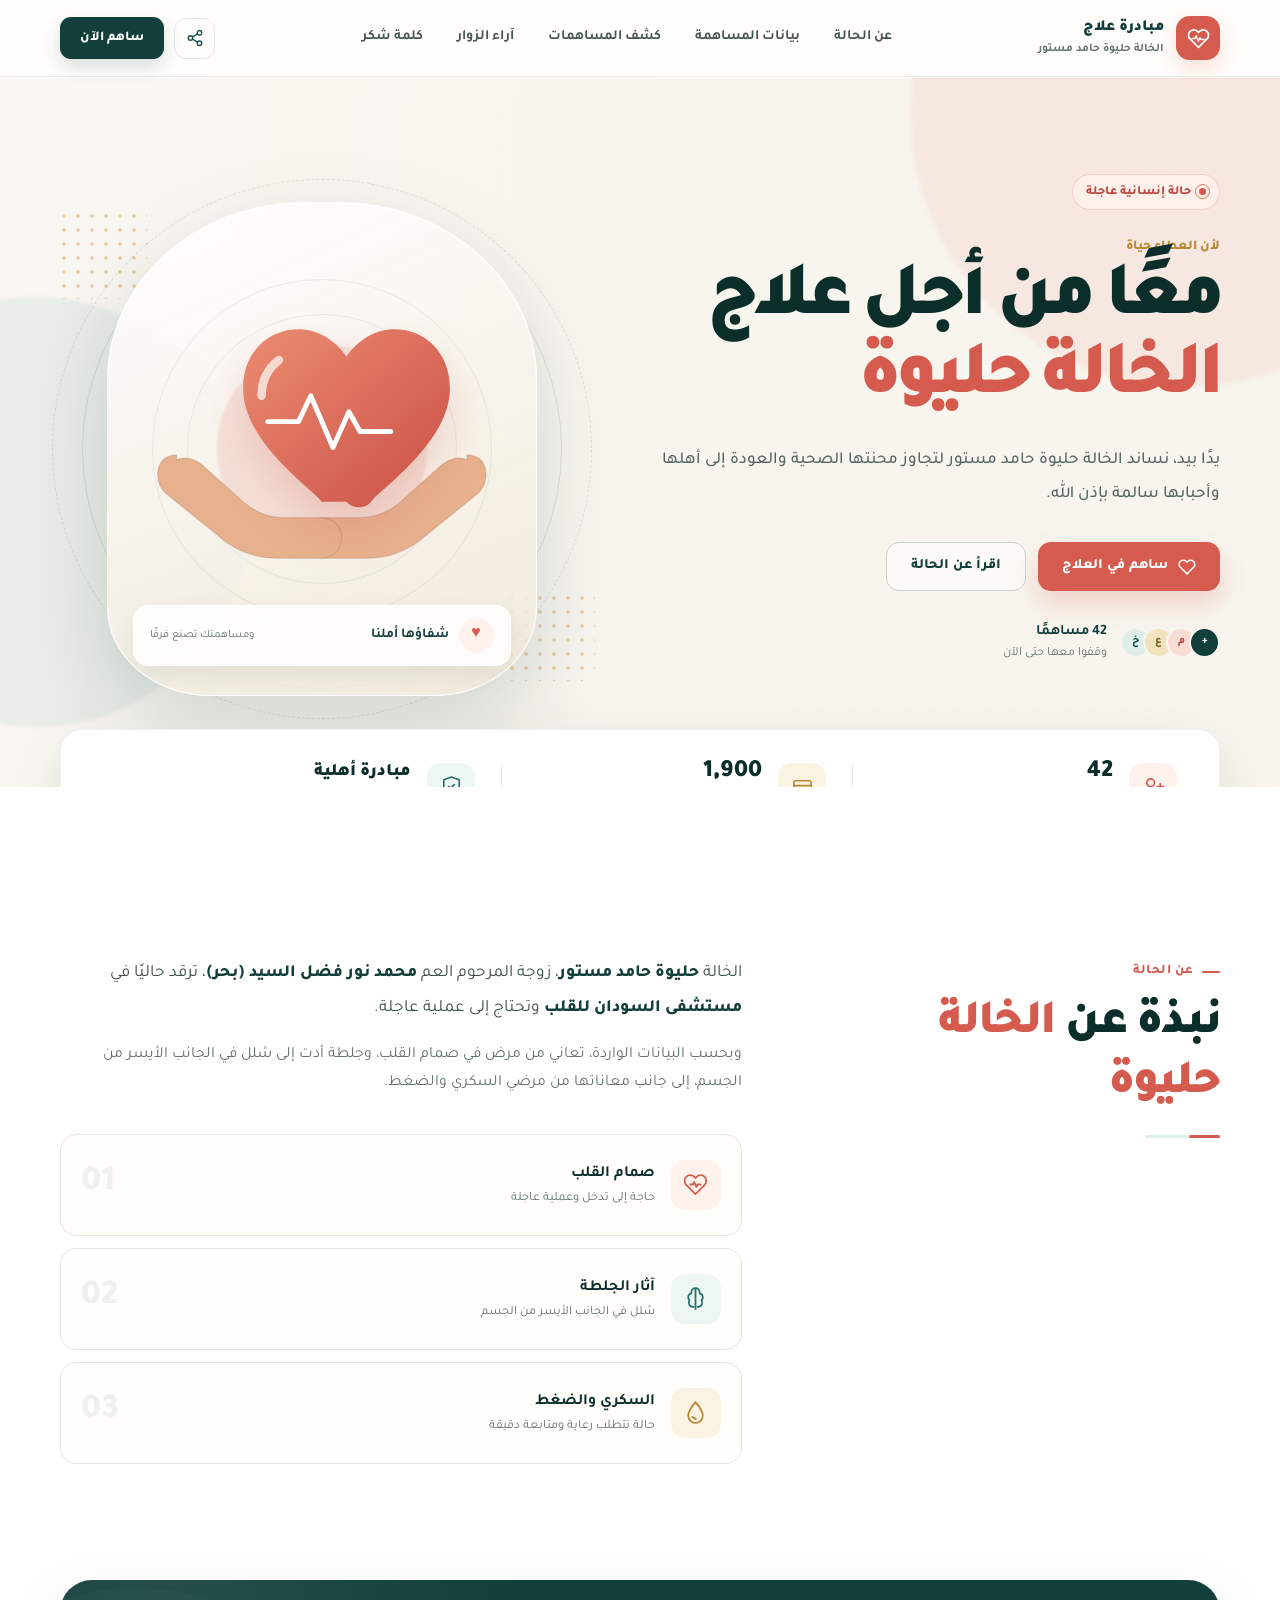
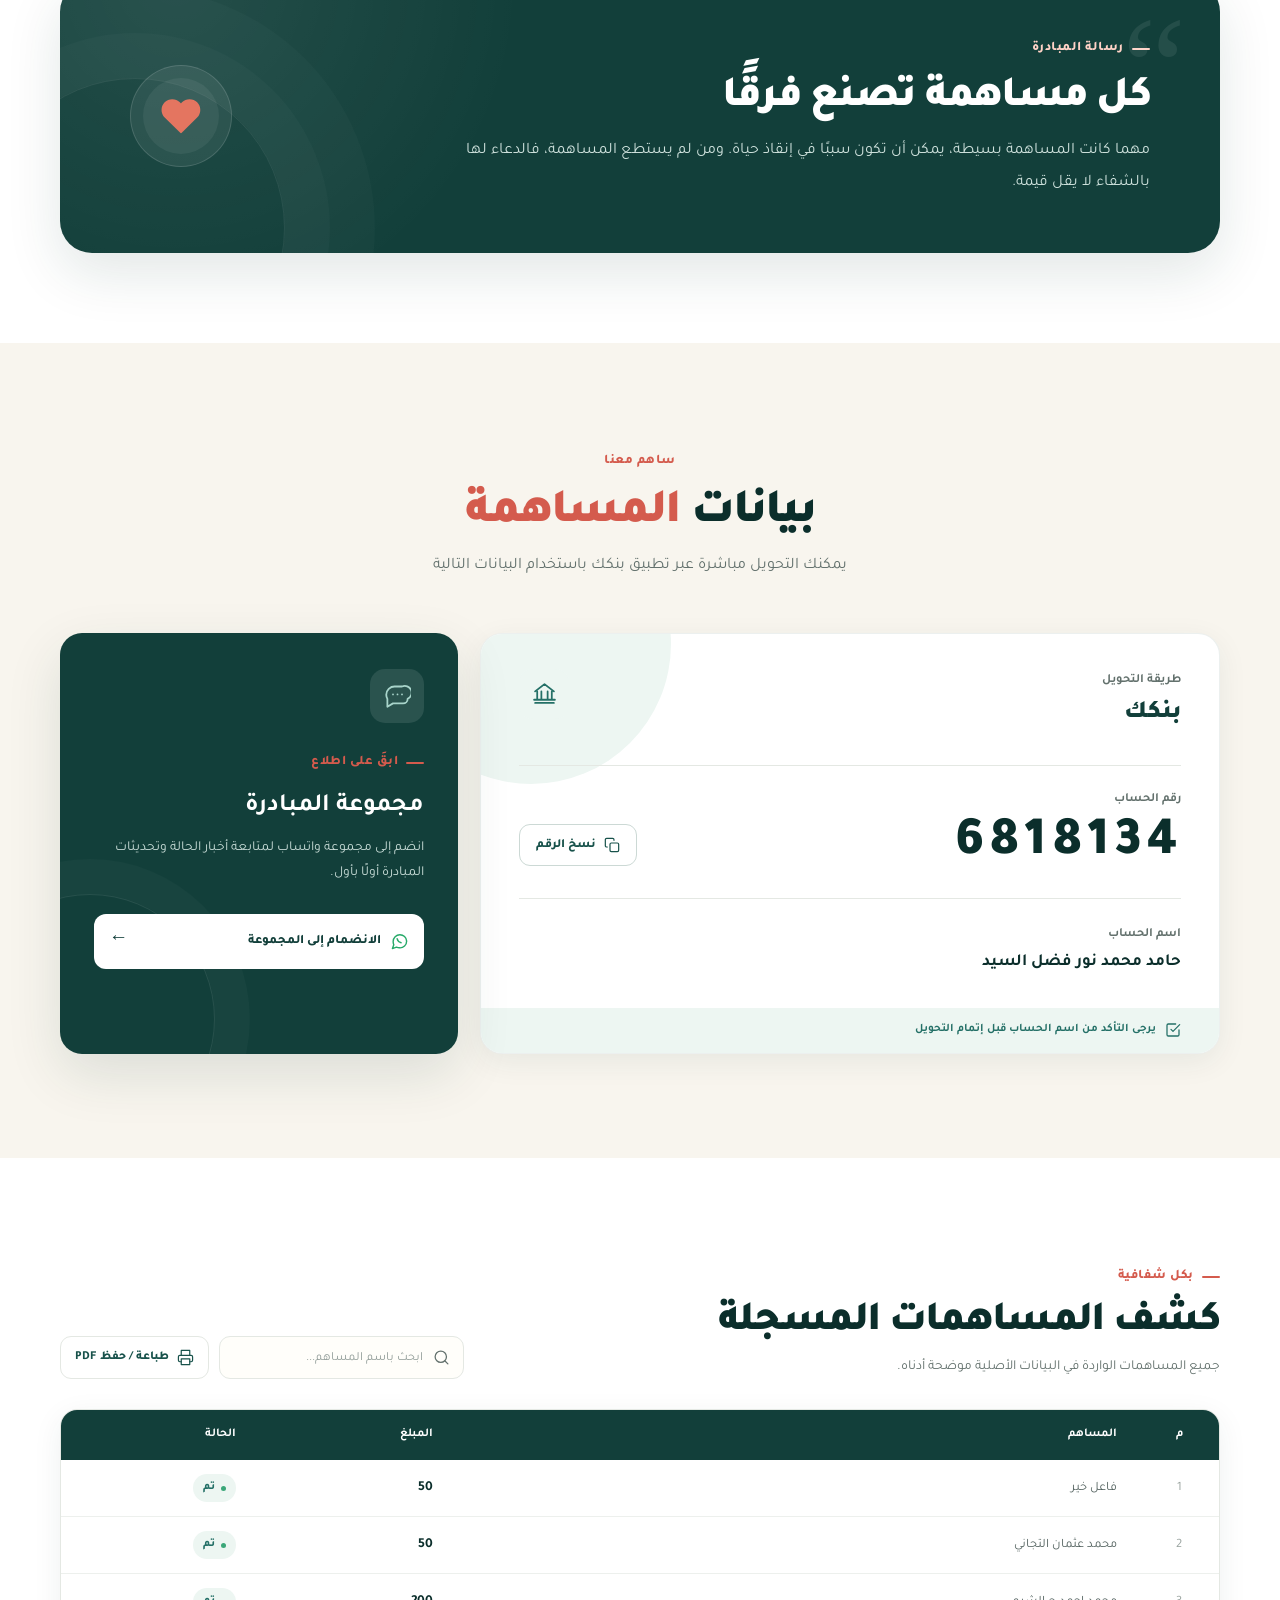
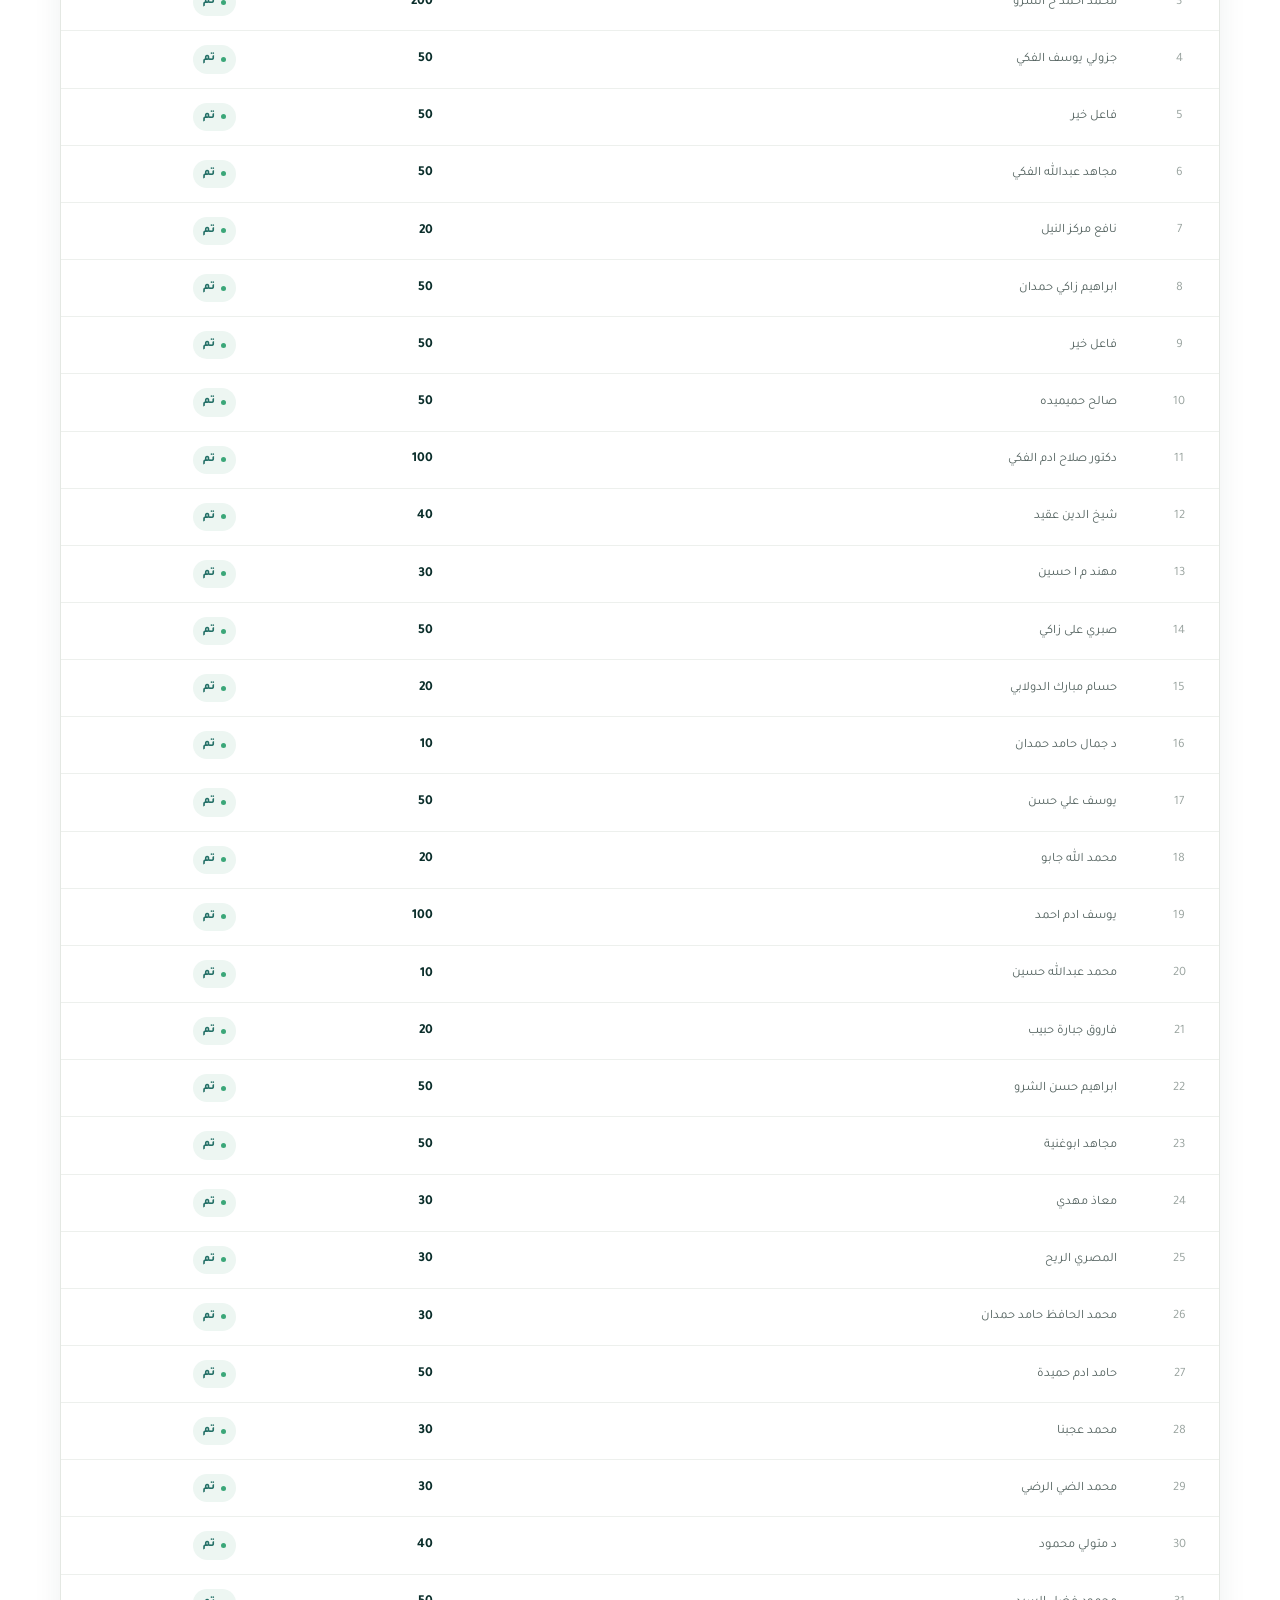
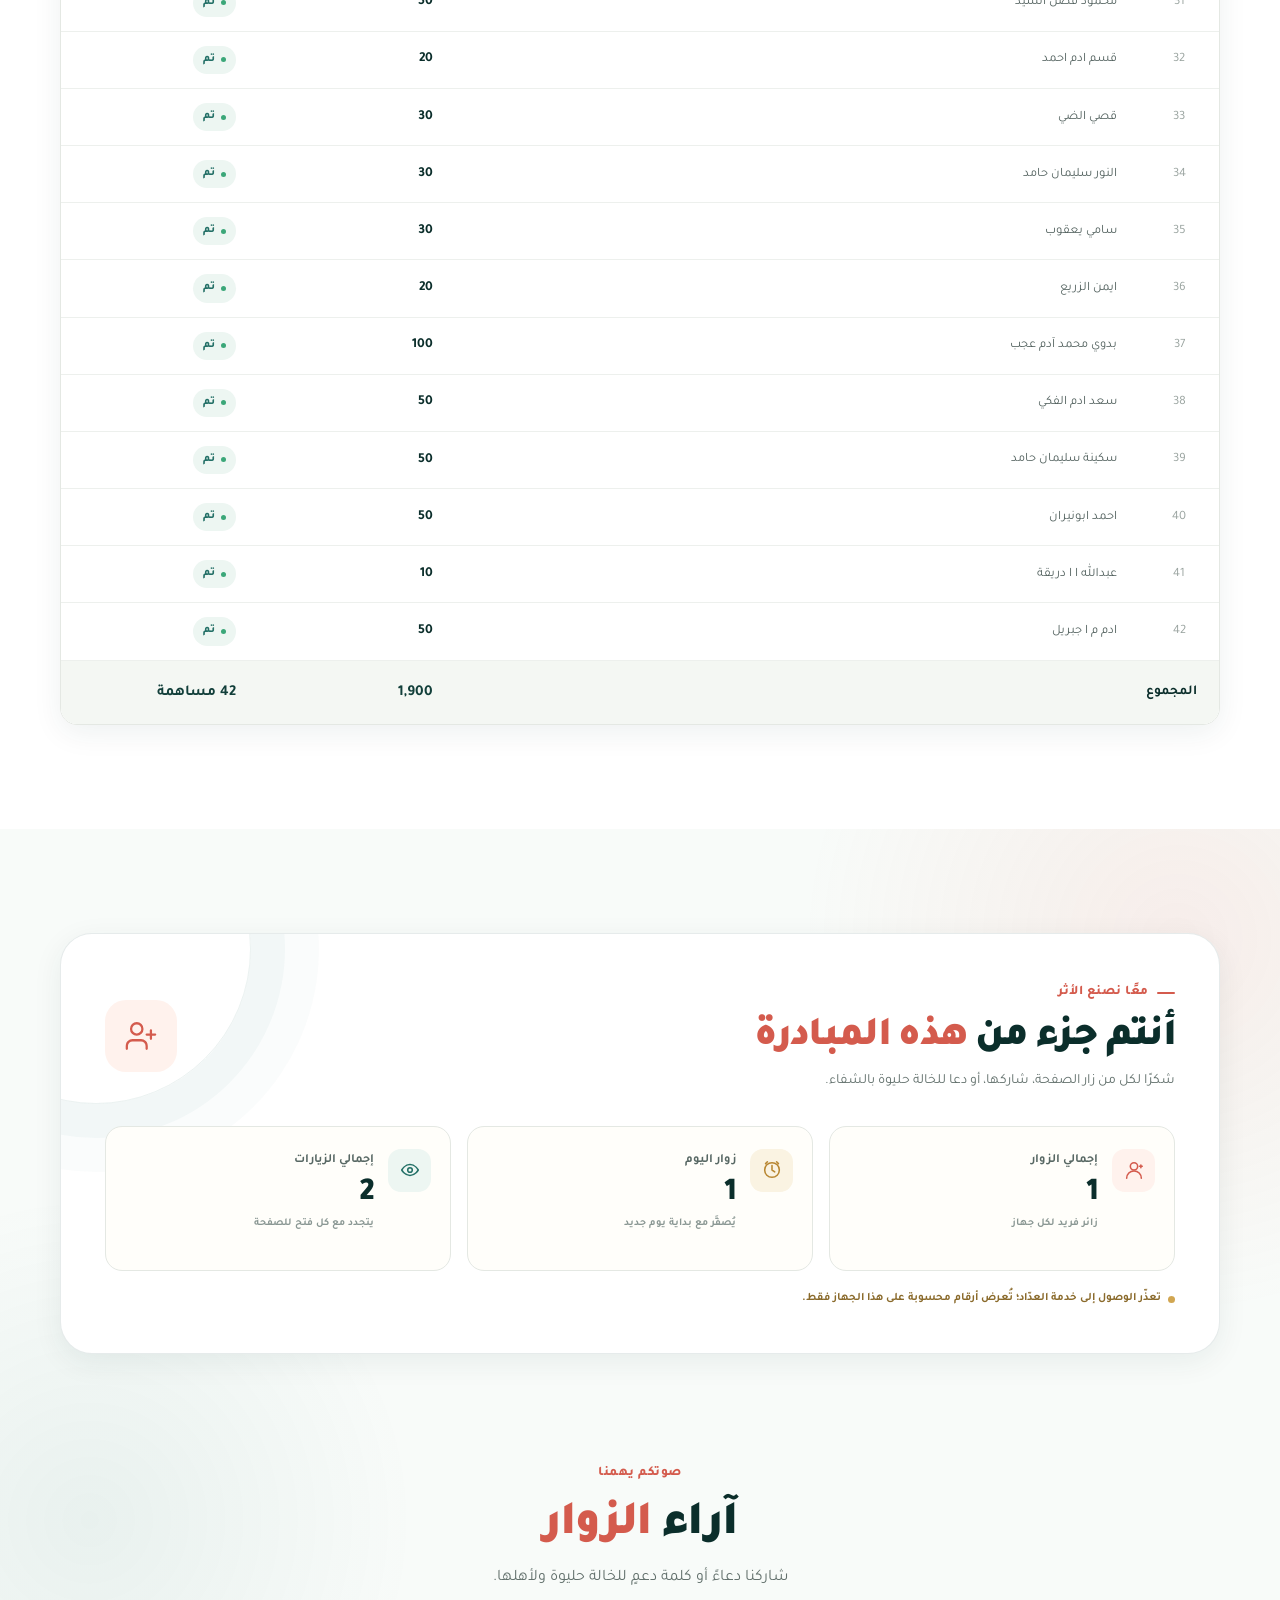
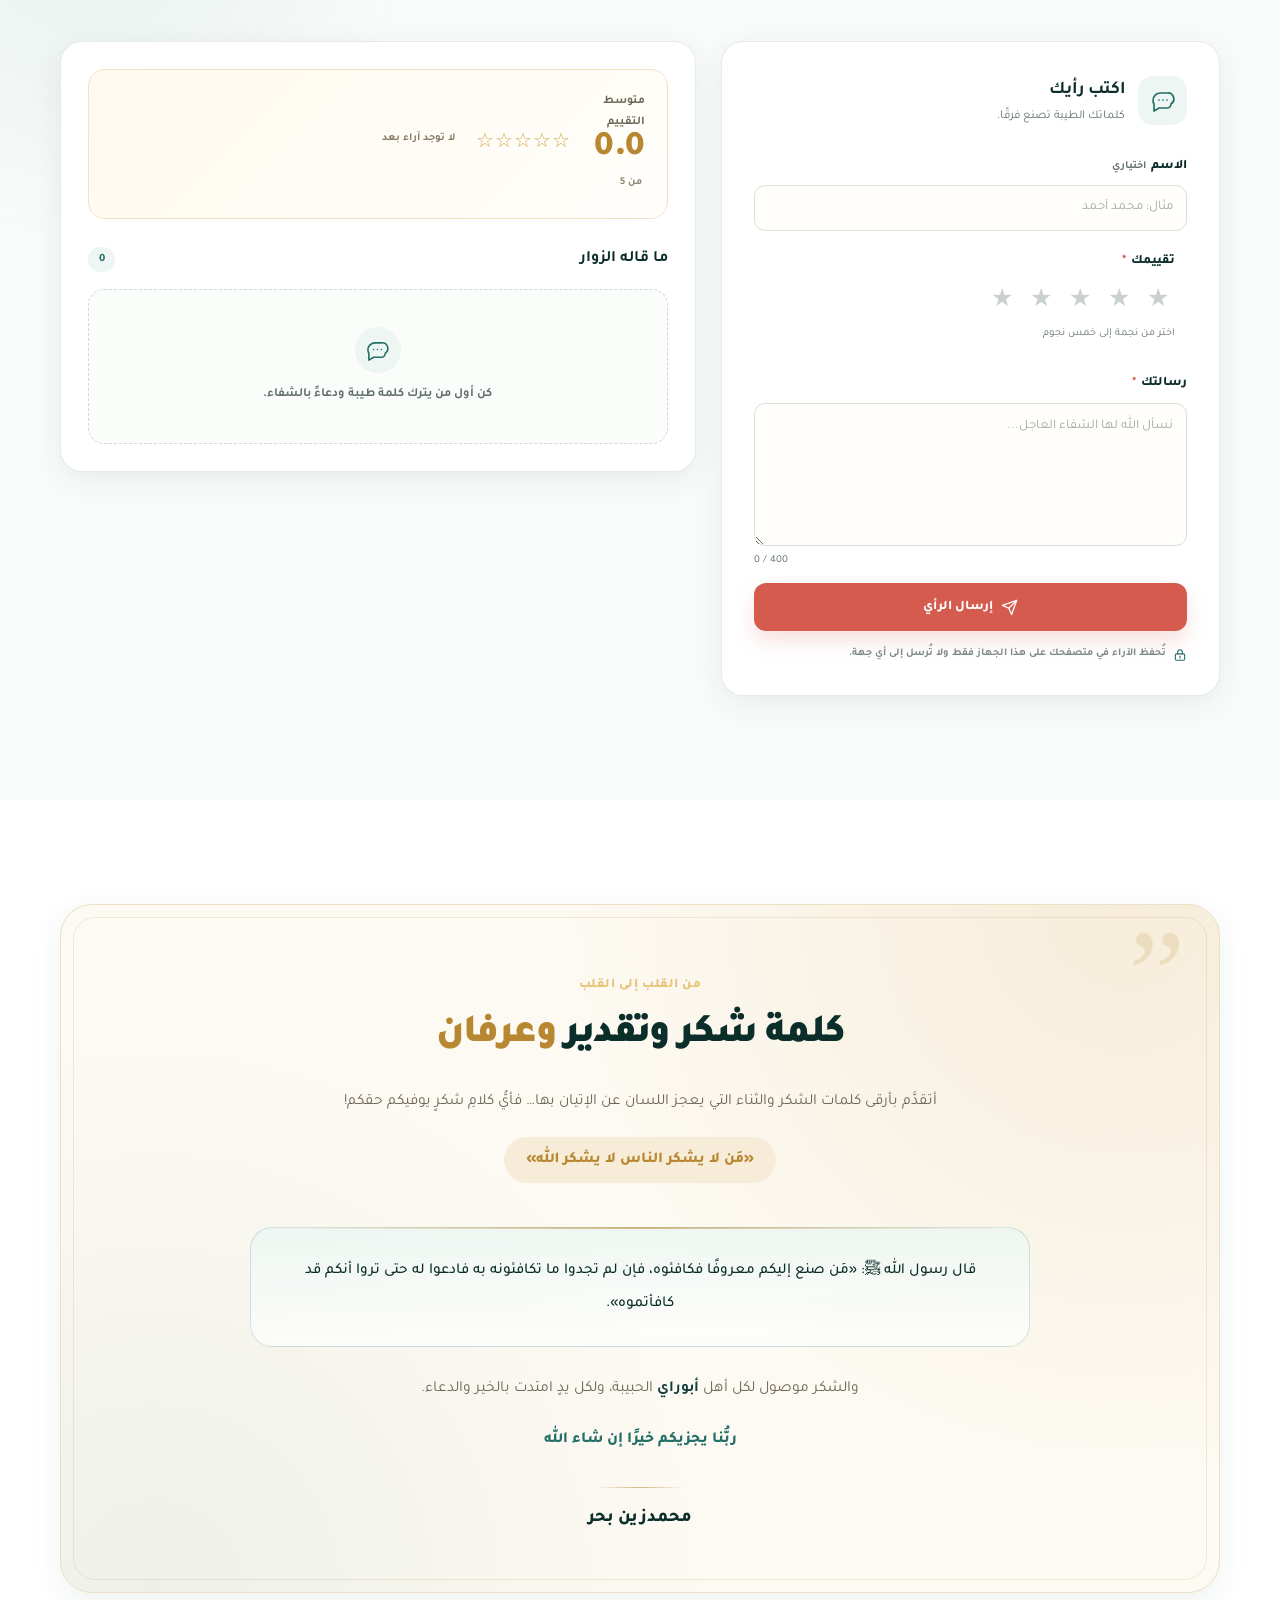
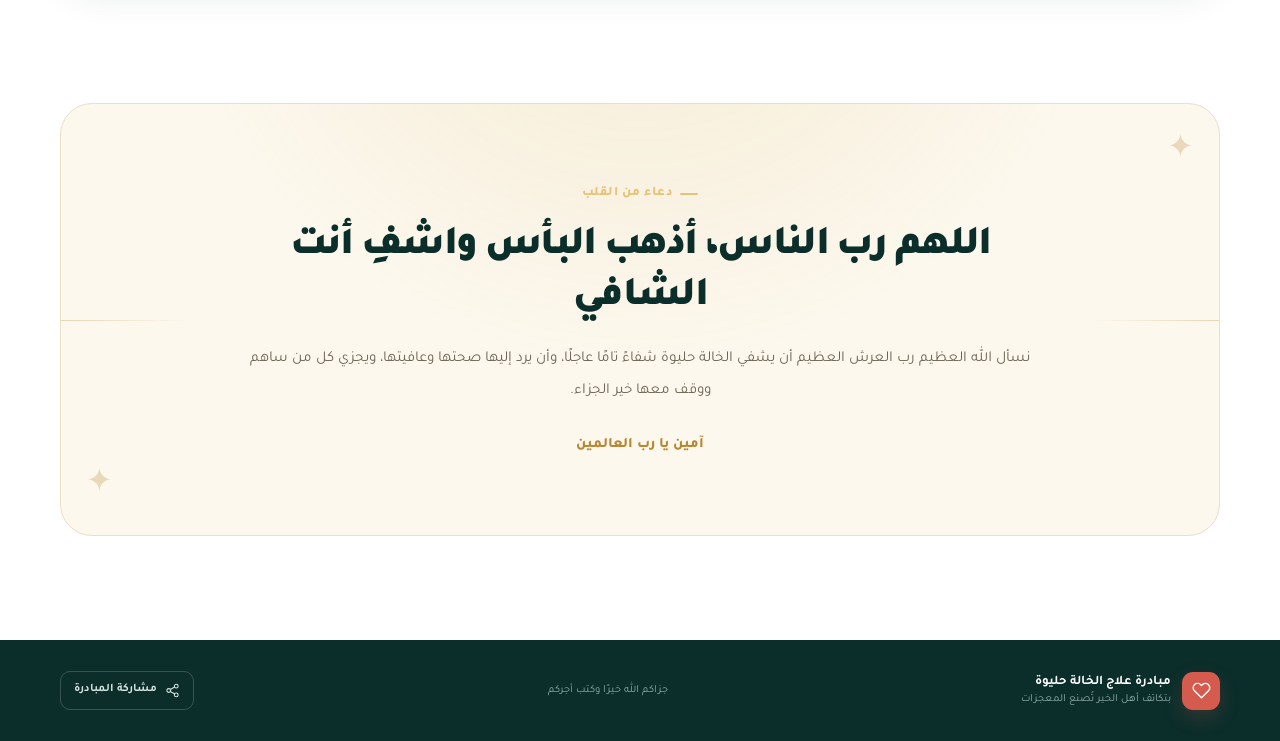
<file: index (1).html>
<!doctype html>
<html lang="ar" dir="rtl">
<head>
  <meta charset="utf-8">
  <meta name="viewport" content="width=device-width, initial-scale=1">
  <meta name="theme-color" content="#123f3a">
  <meta name="description" content="مبادرة مجتمعية لدعم علاج الخالة حليوة حامد مستور وتوفير تكاليف العملية العاجلة.">
  <meta property="og:title" content="مبادرة علاج الخالة حليوة حامد مستور">
  <meta property="og:description" content="يدًا بيد حتى تعود الخالة حليوة إلى أهلها سالمة بإذن الله.">
  <meta property="og:type" content="website">
  <title>مبادرة علاج الخالة حليوة حامد مستور</title>
  <link rel="preconnect" href="https://fonts.googleapis.com">
  <link rel="preconnect" href="https://fonts.gstatic.com" crossorigin>
  <link href="https://fonts.googleapis.com/css2?family=Tajawal:wght@400;500;600;700;800;900&display=swap" rel="stylesheet">
  <link rel="stylesheet" href="style.css">
</head>
<body>
  <a class="skip-link" href="#main">انتقل إلى المحتوى</a>

  <header class="site-header" id="top">
    <div class="container header-inner">
      <a class="brand" href="#top" aria-label="العودة إلى أعلى الصفحة">
        <span class="brand-mark" aria-hidden="true">
          <svg viewBox="0 0 24 24" role="img"><path d="M20.84 4.61a5.5 5.5 0 0 0-7.78 0L12 5.67l-1.06-1.06a5.5 5.5 0 0 0-7.78 7.78L12 21.23l8.84-8.84a5.5 5.5 0 0 0 0-7.78Z"/><path class="pulse-mark" d="M5.3 12h3l1.3-2.7 2.2 5.5 1.7-3.5 1 1.7h4.2"/></svg>
        </span>
        <span class="brand-copy">
          <strong>مبادرة علاج</strong>
          <small>الخالة حليوة حامد مستور</small>
        </span>
      </a>

      <nav class="desktop-nav" aria-label="التنقل الرئيسي">
        <a href="#story">عن الحالة</a>
        <a href="#contribute">بيانات المساهمة</a>
        <a href="#records">كشف المساهمات</a>
        <a href="#feedback">آراء الزوار</a>
        <a href="#thanks">كلمة شكر</a>
      </nav>

      <div class="header-actions">
        <button class="icon-button share-button" type="button" aria-label="مشاركة المبادرة" title="مشاركة المبادرة">
          <svg viewBox="0 0 24 24" aria-hidden="true"><circle cx="18" cy="5" r="3"/><circle cx="6" cy="12" r="3"/><circle cx="18" cy="19" r="3"/><path d="m8.6 10.5 6.8-4M8.6 13.5l6.8 4"/></svg>
        </button>
        <a class="header-cta" href="#contribute">ساهم الآن</a>
        <button class="menu-button" type="button" aria-expanded="false" aria-controls="mobileMenu" aria-label="فتح القائمة">
          <span></span><span></span><span></span>
        </button>
      </div>
    </div>

    <nav class="mobile-nav" id="mobileMenu" aria-label="قائمة الهاتف" hidden>
      <a href="#story">عن الحالة</a>
      <a href="#contribute">بيانات المساهمة</a>
      <a href="#records">كشف المساهمات</a>
      <a href="#feedback">آراء الزوار</a>
      <a href="#thanks">كلمة شكر</a>
    </nav>
  </header>

  <main id="main">
    <section class="hero" aria-labelledby="heroTitle">
      <div class="hero-glow hero-glow-one" aria-hidden="true"></div>
      <div class="hero-glow hero-glow-two" aria-hidden="true"></div>
      <div class="container hero-grid">
        <div class="hero-copy reveal">
          <div class="urgent-pill">
            <span class="urgent-dot"></span>
            حالة إنسانية عاجلة
          </div>
          <p class="hero-kicker">لأن العطاء حياة</p>
          <h1 id="heroTitle">معًا من أجل علاج<br><span>الخالة حليوة</span></h1>
          <p class="hero-lead">يدًا بيد، نساند الخالة حليوة حامد مستور لتجاوز محنتها الصحية والعودة إلى أهلها وأحبابها سالمة بإذن الله.</p>

          <div class="hero-actions">
            <a class="button button-primary" href="#contribute">
              <svg viewBox="0 0 24 24" aria-hidden="true"><path d="M20.8 4.6a5.5 5.5 0 0 0-7.8 0L12 5.7l-1.1-1.1a5.5 5.5 0 0 0-7.8 7.8l8.9 8.8 8.8-8.8a5.5 5.5 0 0 0 0-7.8Z"/></svg>
              ساهم في العلاج
            </a>
            <a class="button button-ghost" href="#story">اقرأ عن الحالة</a>
          </div>

          <div class="hero-note">
            <div class="support-faces" aria-hidden="true">
              <span>خ</span><span>ع</span><span>م</span><span>+</span>
            </div>
            <p><strong>42 مساهمًا</strong><br>وقفوا معها حتى الآن</p>
          </div>
        </div>

        <div class="hero-visual reveal reveal-delay" aria-label="رمز لدعم صحة القلب">
          <div class="visual-dots visual-dots-top" aria-hidden="true"></div>
          <div class="visual-ring ring-one" aria-hidden="true"></div>
          <div class="visual-ring ring-two" aria-hidden="true"></div>
          <div class="heart-card">
            <div class="heart-halo" aria-hidden="true"></div>
            <svg class="heart-illustration" viewBox="0 0 320 300" role="img" aria-label="قلب تحيط به يدان للدلالة على الرعاية والدعم">
              <defs>
                <linearGradient id="heartGradient" x1="0" y1="0" x2="1" y2="1">
                  <stop offset="0" stop-color="#ec8c72"/>
                  <stop offset="1" stop-color="#c94f45"/>
                </linearGradient>
              </defs>
              <path class="care-hand hand-right" d="M278 164c-9-4-18 1-25 8l-29 26c-9 8-21 13-33 13h-30c-10 0-17 7-17 16 0 10 7 17 17 17h36c15 0 30-5 42-14l47-38c9-7 10-22 2-29-3-2-6-3-10-3Z"/>
              <path class="care-hand hand-left" d="M42 164c9-4 18 1 25 8l29 26c9 8 21 13 33 13h30c10 0 17 7 17 16 0 10-7 17-17 17h-36c-15 0-30-5-42-14l-47-38c-9-7-10-22-2-29 3-2 6-3 10-3Z"/>
              <path class="heart-shape" d="M160 198c-7-10-64-48-64-92 0-29 20-48 45-48 15 0 29 8 39 22 10-14 24-22 39-22 25 0 45 19 45 48 0 44-57 82-64 92-5 6-15 6-20 0Z"/>
              <path class="heart-shine" d="M125 83c-9 7-14 17-14 29"/>
              <path class="pulse-line" d="M116 133h25l10-21 18 42 13-29 9 16h25"/>
            </svg>
            <div class="visual-message">
              <span class="tiny-heart" aria-hidden="true">♥</span>
              <strong>شفاؤها أملنا</strong>
              <small>ومساهمتك تصنع فرقًا</small>
            </div>
          </div>
          <div class="visual-dots visual-dots-bottom" aria-hidden="true"></div>
        </div>
      </div>

      <div class="container quick-stats reveal">
        <article class="quick-stat">
          <span class="stat-icon stat-icon-coral" aria-hidden="true">
            <svg viewBox="0 0 24 24"><path d="M16 21v-2a4 4 0 0 0-4-4H6a4 4 0 0 0-4 4v2"/><circle cx="9" cy="7" r="4"/><path d="M19 8v6M22 11h-6"/></svg>
          </span>
          <div><strong>42</strong><small>مساهمة مؤكدة</small></div>
        </article>
        <div class="stat-separator" aria-hidden="true"></div>
        <article class="quick-stat">
          <span class="stat-icon stat-icon-gold" aria-hidden="true">
            <svg viewBox="0 0 24 24"><rect x="3" y="5" width="18" height="14" rx="2"/><path d="M3 10h18M16 15h2"/></svg>
          </span>
          <div><strong>1,900</strong><small>إجمالي المساهمات المسجلة</small></div>
        </article>
        <div class="stat-separator" aria-hidden="true"></div>
        <article class="quick-stat quick-stat-text">
          <span class="stat-icon stat-icon-green" aria-hidden="true">
            <svg viewBox="0 0 24 24"><path d="M12 22s8-4 8-10V5l-8-3-8 3v7c0 6 8 10 8 10Z"/><path d="m9 12 2 2 4-4"/></svg>
          </span>
          <div><strong>مبادرة أهلية</strong><small>بجهود أهل الخير والمحبة</small></div>
        </article>
      </div>
    </section>

    <section class="story section" id="story" aria-labelledby="storyTitle">
      <div class="container story-grid">
        <div class="section-heading reveal">
          <span class="eyebrow">عن الحالة</span>
          <h2 id="storyTitle">نبذة عن <span>الخالة حليوة</span></h2>
          <div class="heading-line" aria-hidden="true"><span></span></div>
        </div>

        <div class="story-content reveal">
          <p class="story-intro">الخالة <strong>حليوة حامد مستور</strong>، زوجة المرحوم العم <strong>محمد نور فضل السيد (بحر)</strong>، ترقد حاليًا في <strong>مستشفى السودان للقلب</strong> وتحتاج إلى عملية عاجلة.</p>
          <p>وبحسب البيانات الواردة، تعاني من مرض في صمام القلب، وجلطة أدت إلى شلل في الجانب الأيسر من الجسم، إلى جانب معاناتها من مرضي السكري والضغط.</p>

          <div class="condition-list" aria-label="تفاصيل الحالة الصحية">
            <article class="condition-card">
              <span class="condition-number">01</span>
              <span class="condition-icon" aria-hidden="true">
                <svg viewBox="0 0 24 24"><path d="M20.8 4.6a5.5 5.5 0 0 0-7.8 0L12 5.7l-1.1-1.1a5.5 5.5 0 0 0-7.8 7.8l8.9 8.8 8.8-8.8a5.5 5.5 0 0 0 0-7.8Z"/><path d="M7 12h2.5l1.2-2.5 2.2 5 1.2-2.5H17"/></svg>
              </span>
              <div><h3>صمام القلب</h3><p>حاجة إلى تدخل وعملية عاجلة</p></div>
            </article>
            <article class="condition-card">
              <span class="condition-number">02</span>
              <span class="condition-icon" aria-hidden="true">
                <svg viewBox="0 0 24 24"><path d="M12 2a4 4 0 0 0-4 4v1a4 4 0 0 0-3 3.9 4 4 0 0 0 1.2 2.9A4 4 0 0 0 9 20h1M12 2a4 4 0 0 1 4 4v1a4 4 0 0 1 3 3.9 4 4 0 0 1-1.2 2.9A4 4 0 0 1 15 20h-1M12 2v20"/></svg>
              </span>
              <div><h3>آثار الجلطة</h3><p>شلل في الجانب الأيسر من الجسم</p></div>
            </article>
            <article class="condition-card">
              <span class="condition-number">03</span>
              <span class="condition-icon" aria-hidden="true">
                <svg viewBox="0 0 24 24"><path d="M12 22a7 7 0 0 0 7-7c0-5-7-13-7-13S5 10 5 15a7 7 0 0 0 7 7Z"/><path d="M9 16c.8 1.3 1.8 2 3.4 2"/></svg>
              </span>
              <div><h3>السكري والضغط</h3><p>حالة تتطلب رعاية ومتابعة دقيقة</p></div>
            </article>
          </div>
        </div>
      </div>
    </section>

    <section class="message-section section" aria-labelledby="messageTitle">
      <div class="container">
        <div class="message-card reveal">
          <div class="quote-mark" aria-hidden="true">“</div>
          <div class="message-copy">
            <span class="eyebrow eyebrow-light">رسالة المبادرة</span>
            <h2 id="messageTitle">كل مساهمة تصنع فرقًا</h2>
            <p>مهما كانت المساهمة بسيطة، يمكن أن تكون سببًا في إنقاذ حياة. ومن لم يستطع المساهمة، فالدعاء لها بالشفاء لا يقل قيمة.</p>
          </div>
          <div class="message-heart" aria-hidden="true">
            <svg viewBox="0 0 24 24"><path d="M20.8 4.6a5.5 5.5 0 0 0-7.8 0L12 5.7l-1.1-1.1a5.5 5.5 0 0 0-7.8 7.8l8.9 8.8 8.8-8.8a5.5 5.5 0 0 0 0-7.8Z"/></svg>
          </div>
        </div>
      </div>
    </section>

    <section class="contribution section" id="contribute" aria-labelledby="contributionTitle">
      <div class="container">
        <div class="center-heading reveal">
          <span class="eyebrow">ساهم معنا</span>
          <h2 id="contributionTitle">بيانات <span>المساهمة</span></h2>
          <p>يمكنك التحويل مباشرة عبر تطبيق بنكك باستخدام البيانات التالية</p>
        </div>

        <div class="contribution-grid">
          <article class="bank-card reveal">
            <div class="bank-card-top">
              <div>
                <span class="bank-label">طريقة التحويل</span>
                <strong class="bank-name">بنكك</strong>
              </div>
              <span class="bank-icon" aria-hidden="true">
                <svg viewBox="0 0 24 24"><path d="m3 10 9-7 9 7M5 10v8M9 10v8M15 10v8M19 10v8M3 21h18M2 18h20"/></svg>
              </span>
            </div>

            <div class="account-block">
              <span>رقم الحساب</span>
              <div class="account-row">
                <b class="account-number" dir="ltr">6818134</b>
                <button class="copy-button" type="button" data-copy="6818134" aria-label="نسخ رقم الحساب">
                  <svg viewBox="0 0 24 24" aria-hidden="true"><rect x="9" y="9" width="13" height="13" rx="2"/><path d="M5 15H4a2 2 0 0 1-2-2V4a2 2 0 0 1 2-2h9a2 2 0 0 1 2 2v1"/></svg>
                  <span>نسخ الرقم</span>
                </button>
              </div>
            </div>

            <div class="account-holder">
              <span>اسم الحساب</span>
              <strong>حامد محمد نور فضل السيد</strong>
            </div>

            <div class="bank-card-footer">
              <svg viewBox="0 0 24 24" aria-hidden="true"><path d="m9 11 3 3L22 4"/><path d="M21 12v7a2 2 0 0 1-2 2H5a2 2 0 0 1-2-2V5a2 2 0 0 1 2-2h11"/></svg>
              <span>يرجى التأكد من اسم الحساب قبل إتمام التحويل</span>
            </div>
          </article>

          <aside class="community-card reveal reveal-delay">
            <span class="community-icon" aria-hidden="true">
              <svg viewBox="0 0 24 24"><path d="M21 15a4 4 0 0 1-4 4H8l-5 3v-7a7 7 0 0 1-1-3.6A7.4 7.4 0 0 1 9.5 4H16a6 6 0 0 1 5 11Z"/><path d="M8 11h.01M12 11h.01M16 11h.01"/></svg>
            </span>
            <span class="eyebrow">ابقَ على اطلاع</span>
            <h3>مجموعة المبادرة</h3>
            <p>انضم إلى مجموعة واتساب لمتابعة أخبار الحالة وتحديثات المبادرة أولًا بأول.</p>
            <a class="whatsapp-button" href="https://chat.whatsapp.com/CHujskeEBNLFhoY1cFlSAD" target="_blank" rel="noopener noreferrer">
              <svg viewBox="0 0 24 24" aria-hidden="true"><path d="M21 11.5a8.4 8.4 0 0 1-9 8.5 9.6 9.6 0 0 1-3.8-.9L3 21l1.8-5A9.4 9.4 0 0 1 4 12a8.5 8.5 0 0 1 8.5-8.5A8.5 8.5 0 0 1 21 11.5Z"/><path d="M9 8.5c.5 2.8 2.2 4.5 5 5"/></svg>
              الانضمام إلى المجموعة
              <span aria-hidden="true">←</span>
            </a>
          </aside>
        </div>
      </div>
    </section>

    <section class="records section" id="records" aria-labelledby="recordsTitle">
      <div class="container">
        <div class="records-header reveal">
          <div>
            <span class="eyebrow">بكل شفافية</span>
            <h2 id="recordsTitle">كشف المساهمات المسجلة</h2>
            <p>جميع المساهمات الواردة في البيانات الأصلية موضحة أدناه.</p>
          </div>
          <div class="records-tools">
            <label class="search-box">
              <span class="sr-only">ابحث باسم المساهم</span>
              <svg viewBox="0 0 24 24" aria-hidden="true"><circle cx="11" cy="11" r="8"/><path d="m21 21-4.4-4.4"/></svg>
              <input id="donorSearch" type="search" placeholder="ابحث باسم المساهم..." autocomplete="off">
            </label>
            <button class="print-button" type="button">
              <svg viewBox="0 0 24 24" aria-hidden="true"><path d="M6 9V2h12v7M6 18H4a2 2 0 0 1-2-2v-5a2 2 0 0 1 2-2h16a2 2 0 0 1 2 2v5a2 2 0 0 1-2 2h-2"/><rect x="6" y="14" width="12" height="8"/></svg>
              طباعة / حفظ PDF
            </button>
          </div>
        </div>

        <div class="table-wrap reveal">
          <table>
            <caption class="sr-only">قائمة بأسماء المساهمين والمبالغ وحالة المساهمة</caption>
            <thead>
              <tr><th scope="col">م</th><th scope="col">المساهم</th><th scope="col">المبلغ</th><th scope="col">الحالة</th></tr>
            </thead>
            <tbody id="donorTableBody">
              <tr><td data-label="م">1</td><td data-label="المساهم">فاعل خير</td><td data-label="المبلغ"><b>50</b></td><td data-label="الحالة"><span class="status-badge">تم</span></td></tr>
              <tr><td data-label="م">2</td><td data-label="المساهم">محمد عثمان التجاني</td><td data-label="المبلغ"><b>50</b></td><td data-label="الحالة"><span class="status-badge">تم</span></td></tr>
              <tr><td data-label="م">3</td><td data-label="المساهم">محمد احمد ح الشرو</td><td data-label="المبلغ"><b>200</b></td><td data-label="الحالة"><span class="status-badge">تم</span></td></tr>
              <tr><td data-label="م">4</td><td data-label="المساهم">جزولي يوسف الفكي</td><td data-label="المبلغ"><b>50</b></td><td data-label="الحالة"><span class="status-badge">تم</span></td></tr>
              <tr><td data-label="م">5</td><td data-label="المساهم">فاعل خير</td><td data-label="المبلغ"><b>50</b></td><td data-label="الحالة"><span class="status-badge">تم</span></td></tr>
              <tr><td data-label="م">6</td><td data-label="المساهم">مجاهد عبدالله الفكي</td><td data-label="المبلغ"><b>50</b></td><td data-label="الحالة"><span class="status-badge">تم</span></td></tr>
              <tr><td data-label="م">7</td><td data-label="المساهم">نافع مركز النيل</td><td data-label="المبلغ"><b>20</b></td><td data-label="الحالة"><span class="status-badge">تم</span></td></tr>
              <tr><td data-label="م">8</td><td data-label="المساهم">ابراهيم زاكي حمدان</td><td data-label="المبلغ"><b>50</b></td><td data-label="الحالة"><span class="status-badge">تم</span></td></tr>
              <tr><td data-label="م">9</td><td data-label="المساهم">فاعل خير</td><td data-label="المبلغ"><b>50</b></td><td data-label="الحالة"><span class="status-badge">تم</span></td></tr>
              <tr><td data-label="م">10</td><td data-label="المساهم">صالح حميميده</td><td data-label="المبلغ"><b>50</b></td><td data-label="الحالة"><span class="status-badge">تم</span></td></tr>
              <tr><td data-label="م">11</td><td data-label="المساهم">دكتور صلاح ادم الفكي</td><td data-label="المبلغ"><b>100</b></td><td data-label="الحالة"><span class="status-badge">تم</span></td></tr>
              <tr><td data-label="م">12</td><td data-label="المساهم">شيخ الدين عقيد</td><td data-label="المبلغ"><b>40</b></td><td data-label="الحالة"><span class="status-badge">تم</span></td></tr>
              <tr><td data-label="م">13</td><td data-label="المساهم">مهند م ا حسين</td><td data-label="المبلغ"><b>30</b></td><td data-label="الحالة"><span class="status-badge">تم</span></td></tr>
              <tr><td data-label="م">14</td><td data-label="المساهم">صبري على زاكي</td><td data-label="المبلغ"><b>50</b></td><td data-label="الحالة"><span class="status-badge">تم</span></td></tr>
              <tr><td data-label="م">15</td><td data-label="المساهم">حسام مبارك الدولابي</td><td data-label="المبلغ"><b>20</b></td><td data-label="الحالة"><span class="status-badge">تم</span></td></tr>
              <tr><td data-label="م">16</td><td data-label="المساهم">د جمال حامد حمدان</td><td data-label="المبلغ"><b>10</b></td><td data-label="الحالة"><span class="status-badge">تم</span></td></tr>
              <tr><td data-label="م">17</td><td data-label="المساهم">يوسف علي حسن</td><td data-label="المبلغ"><b>50</b></td><td data-label="الحالة"><span class="status-badge">تم</span></td></tr>
              <tr><td data-label="م">18</td><td data-label="المساهم">محمد الله جابو</td><td data-label="المبلغ"><b>20</b></td><td data-label="الحالة"><span class="status-badge">تم</span></td></tr>
              <tr><td data-label="م">19</td><td data-label="المساهم">يوسف ادم احمد</td><td data-label="المبلغ"><b>100</b></td><td data-label="الحالة"><span class="status-badge">تم</span></td></tr>
              <tr><td data-label="م">20</td><td data-label="المساهم">محمد عبدالله حسين</td><td data-label="المبلغ"><b>10</b></td><td data-label="الحالة"><span class="status-badge">تم</span></td></tr>
              <tr><td data-label="م">21</td><td data-label="المساهم">فاروق جبارة حبيب</td><td data-label="المبلغ"><b>20</b></td><td data-label="الحالة"><span class="status-badge">تم</span></td></tr>
              <tr><td data-label="م">22</td><td data-label="المساهم">ابراهيم حسن الشرو</td><td data-label="المبلغ"><b>50</b></td><td data-label="الحالة"><span class="status-badge">تم</span></td></tr>
              <tr><td data-label="م">23</td><td data-label="المساهم">مجاهد ابوغنية</td><td data-label="المبلغ"><b>50</b></td><td data-label="الحالة"><span class="status-badge">تم</span></td></tr>
              <tr><td data-label="م">24</td><td data-label="المساهم">معاذ مهدي</td><td data-label="المبلغ"><b>30</b></td><td data-label="الحالة"><span class="status-badge">تم</span></td></tr>
              <tr><td data-label="م">25</td><td data-label="المساهم">المصري الريح</td><td data-label="المبلغ"><b>30</b></td><td data-label="الحالة"><span class="status-badge">تم</span></td></tr>
              <tr><td data-label="م">26</td><td data-label="المساهم">محمد الحافظ حامد حمدان</td><td data-label="المبلغ"><b>30</b></td><td data-label="الحالة"><span class="status-badge">تم</span></td></tr>
              <tr><td data-label="م">27</td><td data-label="المساهم">حامد ادم حميدة</td><td data-label="المبلغ"><b>50</b></td><td data-label="الحالة"><span class="status-badge">تم</span></td></tr>
              <tr><td data-label="م">28</td><td data-label="المساهم">محمد عجبنا</td><td data-label="المبلغ"><b>30</b></td><td data-label="الحالة"><span class="status-badge">تم</span></td></tr>
              <tr><td data-label="م">29</td><td data-label="المساهم">محمد الضي الرضي</td><td data-label="المبلغ"><b>30</b></td><td data-label="الحالة"><span class="status-badge">تم</span></td></tr>
              <tr><td data-label="م">30</td><td data-label="المساهم">د متولي محمود</td><td data-label="المبلغ"><b>40</b></td><td data-label="الحالة"><span class="status-badge">تم</span></td></tr>
              <tr><td data-label="م">31</td><td data-label="المساهم">محمود فضل السيد</td><td data-label="المبلغ"><b>50</b></td><td data-label="الحالة"><span class="status-badge">تم</span></td></tr>
              <tr><td data-label="م">32</td><td data-label="المساهم">قسم ادم احمد</td><td data-label="المبلغ"><b>20</b></td><td data-label="الحالة"><span class="status-badge">تم</span></td></tr>
              <tr><td data-label="م">33</td><td data-label="المساهم">قصي الضي</td><td data-label="المبلغ"><b>30</b></td><td data-label="الحالة"><span class="status-badge">تم</span></td></tr>
              <tr><td data-label="م">34</td><td data-label="المساهم">النور سليمان حامد</td><td data-label="المبلغ"><b>30</b></td><td data-label="الحالة"><span class="status-badge">تم</span></td></tr>
              <tr><td data-label="م">35</td><td data-label="المساهم">سامي يعقوب</td><td data-label="المبلغ"><b>30</b></td><td data-label="الحالة"><span class="status-badge">تم</span></td></tr>
              <tr><td data-label="م">36</td><td data-label="المساهم">ايمن الزريع</td><td data-label="المبلغ"><b>20</b></td><td data-label="الحالة"><span class="status-badge">تم</span></td></tr>
              <tr><td data-label="م">37</td><td data-label="المساهم">بدوي محمد آدم عجب</td><td data-label="المبلغ"><b>100</b></td><td data-label="الحالة"><span class="status-badge">تم</span></td></tr>
              <tr><td data-label="م">38</td><td data-label="المساهم">سعد ادم الفكي</td><td data-label="المبلغ"><b>50</b></td><td data-label="الحالة"><span class="status-badge">تم</span></td></tr>
              <tr><td data-label="م">39</td><td data-label="المساهم">سكينة سليمان حامد</td><td data-label="المبلغ"><b>50</b></td><td data-label="الحالة"><span class="status-badge">تم</span></td></tr>
              <tr><td data-label="م">40</td><td data-label="المساهم">احمد ابونيران</td><td data-label="المبلغ"><b>50</b></td><td data-label="الحالة"><span class="status-badge">تم</span></td></tr>
              <tr><td data-label="م">41</td><td data-label="المساهم">عبدالله ا ا دريقة</td><td data-label="المبلغ"><b>10</b></td><td data-label="الحالة"><span class="status-badge">تم</span></td></tr>
              <tr><td data-label="م">42</td><td data-label="المساهم">ادم م ا جبريل</td><td data-label="المبلغ"><b>50</b></td><td data-label="الحالة"><span class="status-badge">تم</span></td></tr>
            </tbody>
            <tfoot>
              <tr><th colspan="2" scope="row">المجموع</th><td><strong>1,900</strong></td><td><strong>42 مساهمة</strong></td></tr>
            </tfoot>
          </table>
          <p class="no-results" id="noResults" hidden>لم يتم العثور على مساهم بهذا الاسم.</p>
        </div>
      </div>
    </section>

    <section class="visitor-feedback section" id="feedback" aria-labelledby="feedbackTitle">
      <div class="container">
        <div class="visitor-counter reveal">
          <div class="visitor-counter-heading">
            <div>
              <span class="eyebrow">معًا نصنع الأثر</span>
              <h2>أنتم جزء من <span>هذه المبادرة</span></h2>
              <p>شكرًا لكل من زار الصفحة، شاركها، أو دعا للخالة حليوة بالشفاء.</p>
            </div>
            <span class="visitor-counter-symbol" aria-hidden="true">
              <svg viewBox="0 0 24 24"><path d="M16 21v-2a4 4 0 0 0-4-4H6a4 4 0 0 0-4 4v2"/><circle cx="9" cy="7" r="4"/><path d="M19 8v6M22 11h-6"/></svg>
            </span>
          </div>

          <div class="visitor-stats" aria-label="إحصاءات زوار الصفحة">
            <article class="visitor-stat-card visitor-stat-unique">
              <span class="visitor-stat-icon" aria-hidden="true">
                <svg viewBox="0 0 24 24"><circle cx="12" cy="8" r="4"/><path d="M4 21a8 8 0 0 1 16 0M18 8h3M19.5 6.5v3"/></svg>
              </span>
              <div>
                <span class="visitor-stat-label">إجمالي الزوار</span>
                <strong class="visitor-stat-value" data-visitor-counter="unique" aria-live="polite">—</strong>
                <small>زائر فريد لكل جهاز</small>
              </div>
            </article>
            <article class="visitor-stat-card visitor-stat-today">
              <span class="visitor-stat-icon" aria-hidden="true">
                <svg viewBox="0 0 24 24"><circle cx="12" cy="12" r="8"/><path d="M12 7v5l3 2M7 3l-2 2M17 3l2 2"/></svg>
              </span>
              <div>
                <span class="visitor-stat-label">زوار اليوم</span>
                <strong class="visitor-stat-value" data-visitor-counter="today" aria-live="polite">—</strong>
                <small>يُصفَّر مع بداية يوم جديد</small>
              </div>
            </article>
            <article class="visitor-stat-card visitor-stat-visits">
              <span class="visitor-stat-icon" aria-hidden="true">
                <svg viewBox="0 0 24 24"><path d="M3 12s3.3-6 9-6 9 6 9 6-3.3 6-9 6-9-6-9-6Z"/><circle cx="12" cy="12" r="2.5"/></svg>
              </span>
              <div>
                <span class="visitor-stat-label">إجمالي الزيارات</span>
                <strong class="visitor-stat-value" data-visitor-counter="visits" aria-live="polite">—</strong>
                <small>يتجدد مع كل فتح للصفحة</small>
              </div>
            </article>
          </div>
          <p class="counter-status" id="counterStatus" aria-live="polite">جارٍ تحديث الإحصاءات…</p>
        </div>

        <div class="feedback-heading center-heading reveal">
          <span class="eyebrow">صوتكم يهمنا</span>
          <h2 id="feedbackTitle">آراء <span>الزوار</span></h2>
          <p>شاركنا دعاءً أو كلمة دعمٍ للخالة حليوة ولأهلها.</p>
        </div>

        <div class="feedback-layout">
          <form class="feedback-form reveal" id="feedbackForm" novalidate>
            <div class="feedback-form-heading">
              <span class="feedback-form-icon" aria-hidden="true">
                <svg viewBox="0 0 24 24"><path d="M20 15a4 4 0 0 1-4 4H8l-5 3v-7a7 7 0 0 1-1-3.6A7.4 7.4 0 0 1 9.5 4H16a6 6 0 0 1 4 11Z"/><path d="M8 11h.01M12 11h.01M16 11h.01"/></svg>
              </span>
              <div><h3>اكتب رأيك</h3><p>كلماتك الطيبة تصنع فرقًا.</p></div>
            </div>

            <div class="form-field">
              <label for="feedbackName">الاسم <small>اختياري</small></label>
              <input id="feedbackName" name="name" type="text" maxlength="80" autocomplete="name" placeholder="مثال: محمد أحمد">
            </div>

            <fieldset class="rating-field">
              <legend>تقييمك <span aria-hidden="true">*</span></legend>
              <div class="rating-options" role="radiogroup" aria-describedby="feedbackRatingHint">
                <input id="rating1" name="rating" type="radio" value="1">
                <label for="rating1" aria-label="نجمة واحدة"><span aria-hidden="true">★</span></label>
                <input id="rating2" name="rating" type="radio" value="2">
                <label for="rating2" aria-label="نجمتان"><span aria-hidden="true">★</span></label>
                <input id="rating3" name="rating" type="radio" value="3">
                <label for="rating3" aria-label="ثلاث نجوم"><span aria-hidden="true">★</span></label>
                <input id="rating4" name="rating" type="radio" value="4">
                <label for="rating4" aria-label="أربع نجوم"><span aria-hidden="true">★</span></label>
                <input id="rating5" name="rating" type="radio" value="5">
                <label for="rating5" aria-label="خمس نجوم"><span aria-hidden="true">★</span></label>
              </div>
              <small class="rating-hint" id="feedbackRatingHint">اختر من نجمة إلى خمس نجوم</small>
            </fieldset>

            <div class="form-field message-field">
              <label for="feedbackMessage">رسالتك <span aria-hidden="true">*</span></label>
              <textarea id="feedbackMessage" name="message" rows="5" maxlength="400" required placeholder="نسأل الله لها الشفاء العاجل..." aria-describedby="feedbackCharacters"></textarea>
              <small class="character-count" id="feedbackCharacters">0 / 400</small>
            </div>

            <p class="feedback-alert feedback-error" id="feedbackError" role="alert" hidden></p>
            <p class="feedback-alert feedback-success" id="feedbackSuccess" role="status" hidden>شكرًا لك، تم حفظ رأيك.</p>
            <button class="feedback-submit" type="submit">
              <svg viewBox="0 0 24 24" aria-hidden="true"><path d="m22 2-7 20-4-9-9-4Z"/><path d="M22 2 11 13"/></svg>
              إرسال الرأي
            </button>
            <p class="feedback-privacy">
              <svg viewBox="0 0 24 24" aria-hidden="true"><rect x="4" y="10" width="16" height="11" rx="2"/><path d="M8 10V7a4 4 0 0 1 8 0v3M12 14v3"/></svg>
              تُحفظ الآراء في متصفحك على هذا الجهاز فقط ولا تُرسل إلى أي جهة.
            </p>
          </form>

          <div class="feedback-results reveal reveal-delay">
            <article class="rating-summary" aria-labelledby="ratingSummaryTitle">
              <div>
                <span class="summary-label" id="ratingSummaryTitle">متوسط التقييم</span>
                <strong class="summary-number" id="ratingAverage">0.0</strong>
                <span class="summary-out-of">من 5</span>
              </div>
              <div class="summary-stars" id="summaryStars" aria-label="لا توجد تقييمات بعد">☆☆☆☆☆</div>
              <p id="reviewCount">لا توجد آراء بعد</p>
            </article>

            <div class="reviews-list-heading">
              <h3>ما قاله الزوار</h3>
              <span id="reviewListCount">0</span>
            </div>
            <div class="feedback-empty" id="feedbackEmpty">
              <span aria-hidden="true">
                <svg viewBox="0 0 24 24"><path d="M20 15a4 4 0 0 1-4 4H8l-5 3v-7a7 7 0 0 1-1-3.6A7.4 7.4 0 0 1 9.5 4H16a6 6 0 0 1 4 11Z"/><path d="M8 11h.01M12 11h.01M16 11h.01"/></svg>
              </span>
              <p>كن أول من يترك كلمة طيبة ودعاءً بالشفاء.</p>
            </div>
            <div class="reviews-list" id="reviewsList" aria-live="polite"></div>
          </div>
        </div>
      </div>
    </section>

    <section class="thanks section" id="thanks" aria-labelledby="thanksTitle">
      <div class="container">
        <div class="thanks-card reveal">
          <span class="thanks-quote" aria-hidden="true">”</span>
          <span class="eyebrow eyebrow-gold">من القلب إلى القلب</span>
          <h2 id="thanksTitle">كلمة شكر وتقدير <span>وعرفان</span></h2>
          <div class="thanks-body">
            <p>أتقدَّم بأرقى كلمات الشكر والثناء التي يعجز اللسان عن الإتيان بها… فأيُّ كلامِ شكرٍ يوفيكم حقكم!</p>
            <p class="thanks-highlight">«مَن لا يشكر الناس لا يشكر الله»</p>
            <blockquote class="hadith-box">
              <p>قال رسول الله ﷺ: «مَن صنع إليكم معروفًا فكافئوه، فإن لم تجدوا ما تكافئونه به فادعوا له حتى تروا أنكم قد كافأتموه».</p>
            </blockquote>
            <p>والشكر موصول لكل أهل <strong>أبوراي</strong> الحبيبة، ولكل يدٍ امتدت بالخير والدعاء.</p>
            <p class="thanks-dua">ربُّنا يجزيكم خيرًا إن شاء الله</p>
          </div>
          <div class="thanks-signature">
            <span class="signature-line" aria-hidden="true"></span>
            <strong>محمدزين بحر</strong>
          </div>
        </div>
      </div>
    </section>

    <section class="prayer section" aria-labelledby="prayerTitle">
      <div class="container">
        <div class="prayer-card reveal">
          <span class="prayer-ornament" aria-hidden="true">✦</span>
          <span class="eyebrow eyebrow-gold">دعاء من القلب</span>
          <h2 id="prayerTitle">اللهم رب الناس، أذهب البأس واشفِ أنت الشافي</h2>
          <p>نسأل الله العظيم رب العرش العظيم أن يشفي الخالة حليوة شفاءً تامًا عاجلًا، وأن يرد إليها صحتها وعافيتها، ويجزي كل من ساهم ووقف معها خير الجزاء.</p>
          <span class="amen">آمين يا رب العالمين</span>
          <span class="prayer-ornament prayer-ornament-bottom" aria-hidden="true">✦</span>
        </div>
      </div>
    </section>
  </main>

  <footer class="site-footer">
    <div class="container footer-inner">
      <div class="footer-brand">
        <span class="brand-mark brand-mark-small" aria-hidden="true">
          <svg viewBox="0 0 24 24"><path d="M20.8 4.6a5.5 5.5 0 0 0-7.8 0L12 5.7l-1.1-1.1a5.5 5.5 0 0 0-7.8 7.8l8.9 8.8 8.8-8.8a5.5 5.5 0 0 0 0-7.8Z"/></svg>
        </span>
        <p><strong>مبادرة علاج الخالة حليوة</strong><small>بتكاتف أهل الخير تُصنع المعجزات</small></p>
      </div>
      <p class="footer-note">جزاكم الله خيرًا وكتب أجركم</p>
      <button class="footer-share share-button" type="button">
        <svg viewBox="0 0 24 24" aria-hidden="true"><circle cx="18" cy="5" r="3"/><circle cx="6" cy="12" r="3"/><circle cx="18" cy="19" r="3"/><path d="m8.6 10.5 6.8-4M8.6 13.5l6.8 4"/></svg>
        مشاركة المبادرة
      </button>
    </div>
  </footer>

  <div class="mobile-contribute-bar">
    <div><small>رقم حساب بنكك</small><strong dir="ltr">6818134</strong></div>
    <a href="#contribute">بيانات المساهمة</a>
  </div>

  <div class="toast" id="toast" role="status" aria-live="polite">
    <svg viewBox="0 0 24 24" aria-hidden="true"><path d="m5 12 4 4L19 6"/></svg>
    <span>تم نسخ رقم الحساب</span>
  </div>

  <script src="script.js"></script>
</body>
</html>
</file>
<file: style.css>
/* ---------- Design tokens ---------- */
:root {
  --green-950: #0b2e2b;
  --green-900: #123f3a;
  --green-800: #18524b;
  --green-700: #247067;
  --green-100: #dfeee9;
  --green-50: #edf6f2;
  --coral-700: #bd493f;
  --coral-600: #d45b4d;
  --coral-500: #e47560;
  --coral-100: #f9ddd5;
  --coral-50: #fff2ed;
  --gold-600: #b88732;
  --gold-500: #d1a651;
  --gold-100: #f2e3bf;
  --cream: #f8f5ee;
  --paper: #fffefa;
  --white: #ffffff;
  --ink: #1e2c2a;
  --muted: #63716d;
  --line: #e4e8e3;
  --shadow-sm: 0 8px 30px rgba(16, 58, 53, .07);
  --shadow-md: 0 20px 55px rgba(14, 54, 50, .12);
  --shadow-lg: 0 30px 80px rgba(14, 54, 50, .17);
  --radius-sm: 12px;
  --radius-md: 22px;
  --radius-lg: 32px;
  --container: 1160px;
}

/* ---------- Base ---------- */
*, *::before, *::after { box-sizing: border-box; }
html { scroll-behavior: smooth; scroll-padding-top: 92px; }
body {
  margin: 0;
  min-width: 320px;
  background: var(--paper);
  color: var(--ink);
  font-family: "Tajawal", "Segoe UI", Tahoma, Arial, sans-serif;
  font-size: 16px;
  line-height: 1.8;
  direction: rtl;
  -webkit-font-smoothing: antialiased;
}
body.menu-open { overflow: hidden; }
a { color: inherit; }
button, input, textarea { font: inherit; }
button { color: inherit; }
svg { display: block; }
::selection { background: var(--coral-100); color: var(--green-950); }

.container { width: min(calc(100% - 40px), var(--container)); margin-inline: auto; }
.section { padding: 104px 0; }
.sr-only {
  position: absolute !important;
  width: 1px !important;
  height: 1px !important;
  padding: 0 !important;
  margin: -1px !important;
  overflow: hidden !important;
  clip: rect(0, 0, 0, 0) !important;
  white-space: nowrap !important;
  border: 0 !important;
}
.skip-link {
  position: fixed;
  z-index: 1000;
  top: 12px;
  right: 12px;
  padding: 9px 15px;
  border-radius: 8px;
  background: var(--white);
  color: var(--green-900);
  font-weight: 800;
  transform: translateY(-150%);
  transition: transform .2s ease;
}
.skip-link:focus { transform: translateY(0); }

/* ---------- Shared typography ---------- */
.eyebrow {
  display: inline-flex;
  align-items: center;
  gap: 8px;
  color: var(--coral-600);
  font-size: .82rem;
  font-weight: 800;
  letter-spacing: .04em;
}
.eyebrow::before {
  width: 18px;
  height: 2px;
  background: currentColor;
  border-radius: 2px;
  content: "";
}
.eyebrow-light { color: #ffd3c7; }
.eyebrow-gold { color: #e6c377; }
h1, h2, h3, p { margin-top: 0; }
h2 {
  margin-bottom: 12px;
  color: var(--green-950);
  font-size: clamp(2rem, 4vw, 3rem);
  font-weight: 900;
  letter-spacing: -.04em;
  line-height: 1.25;
}
h2 span { color: var(--coral-600); }

/* ---------- Header ---------- */
.site-header {
  position: sticky;
  z-index: 100;
  top: 0;
  border-bottom: 1px solid rgba(19, 63, 58, .08);
  background: rgba(255, 254, 250, .91);
  box-shadow: 0 1px 0 rgba(255,255,255,.8);
  backdrop-filter: blur(18px);
  -webkit-backdrop-filter: blur(18px);
}
.header-inner {
  display: flex;
  min-height: 76px;
  align-items: center;
  justify-content: space-between;
  gap: 28px;
}
.brand {
  display: inline-flex;
  align-items: center;
  gap: 12px;
  text-decoration: none;
}
.brand-mark {
  display: grid;
  width: 44px;
  height: 44px;
  flex: 0 0 auto;
  place-items: center;
  border-radius: 14px;
  background: var(--coral-600);
  color: var(--white);
  box-shadow: 0 8px 20px rgba(212, 91, 77, .2);
}
.brand-mark svg { width: 23px; fill: none; stroke: currentColor; stroke-linecap: round; stroke-linejoin: round; stroke-width: 1.8; }
.brand-mark .pulse-mark { stroke-width: 1.5; }
.brand-copy { display: flex; flex-direction: column; line-height: 1.25; }
.brand-copy strong { color: var(--green-900); font-size: .98rem; font-weight: 900; }
.brand-copy small { margin-top: 3px; color: var(--muted); font-size: .73rem; font-weight: 600; }
.desktop-nav { display: flex; align-items: center; gap: 34px; }
.desktop-nav a {
  position: relative;
  color: #465653;
  font-size: .88rem;
  font-weight: 700;
  text-decoration: none;
  transition: color .2s ease;
}
.desktop-nav a::after {
  position: absolute;
  right: 0;
  bottom: -8px;
  width: 0;
  height: 2px;
  border-radius: 2px;
  background: var(--coral-600);
  content: "";
  transition: width .2s ease;
}
.desktop-nav a:hover { color: var(--green-900); }
.desktop-nav a:hover::after { width: 100%; }
.header-actions { display: flex; align-items: center; gap: 10px; }
.icon-button, .menu-button {
  display: grid;
  width: 41px;
  height: 41px;
  cursor: pointer;
  place-items: center;
  border: 1px solid var(--line);
  border-radius: 12px;
  background: transparent;
  transition: border-color .2s ease, background .2s ease, transform .2s ease;
}
.icon-button:hover { border-color: var(--green-700); background: var(--green-50); transform: translateY(-1px); }
.icon-button svg { width: 18px; fill: none; stroke: var(--green-800); stroke-linecap: round; stroke-linejoin: round; stroke-width: 1.8; }
.header-cta {
  padding: 9px 20px;
  border-radius: 11px;
  background: var(--green-900);
  box-shadow: 0 8px 18px rgba(18,63,58,.16);
  color: var(--white);
  font-size: .84rem;
  font-weight: 800;
  text-decoration: none;
  transition: background .2s ease, transform .2s ease;
}
.header-cta:hover { background: var(--green-800); transform: translateY(-1px); }
.menu-button { display: none; padding: 10px; }
.menu-button span { display: block; width: 19px; height: 2px; margin: 2px 0; border-radius: 2px; background: var(--green-900); transition: .25s ease; }
.menu-button[aria-expanded="true"] span:nth-child(1) { transform: translateY(6px) rotate(45deg); }
.menu-button[aria-expanded="true"] span:nth-child(2) { opacity: 0; }
.menu-button[aria-expanded="true"] span:nth-child(3) { transform: translateY(-6px) rotate(-45deg); }
.mobile-nav { padding: 8px 20px 20px; border-top: 1px solid var(--line); background: var(--paper); }
.mobile-nav a { display: block; padding: 10px 0; color: var(--green-900); font-weight: 700; text-decoration: none; }

@media (max-width: 940px) {
  .desktop-nav, .header-actions > .share-button { display: none; }
  .menu-button { display: grid; }
}

/* ---------- Hero ---------- */
.hero {
  position: relative;
  overflow: hidden;
  padding: 92px 0 0;
  background:
    linear-gradient(100deg, rgba(255,255,255,.22), transparent 60%),
    var(--cream);
}
.hero::before {
  position: absolute;
  inset: 0;
  opacity: .27;
  background-image: radial-gradient(rgba(18,63,58,.18) .8px, transparent .8px);
  background-size: 27px 27px;
  content: "";
  mask-image: linear-gradient(90deg, transparent 25%, #000 100%);
}
.hero-glow { position: absolute; border-radius: 50%; filter: blur(2px); pointer-events: none; }
.hero-glow-one { top: -240px; right: -180px; width: 550px; height: 550px; background: rgba(229, 116, 96, .09); }
.hero-glow-two { bottom: 60px; left: -180px; width: 430px; height: 430px; background: rgba(77, 143, 131, .09); }
.hero-grid {
  position: relative;
  z-index: 1;
  display: grid;
  grid-template-columns: 1.04fr .96fr;
  min-height: 560px;
  align-items: center;
  gap: 70px;
}
.hero-copy { padding-bottom: 62px; }
.urgent-pill {
  display: inline-flex;
  align-items: center;
  gap: 8px;
  padding: 6px 13px;
  border: 1px solid rgba(212,91,77,.22);
  border-radius: 100px;
  background: rgba(255, 242, 237, .8);
  color: var(--coral-700);
  font-size: .78rem;
  font-weight: 800;
}
.urgent-dot { position: relative; width: 7px; height: 7px; border-radius: 50%; background: var(--coral-600); }
.urgent-dot::after { position: absolute; inset: -4px; border: 1px solid var(--coral-500); border-radius: inherit; content: ""; animation: urgent 1.8s ease-out infinite; }
.hero-kicker { margin: 25px 0 3px; color: var(--gold-600); font-size: .85rem; font-weight: 800; }
.hero h1 {
  max-width: 650px;
  margin-bottom: 22px;
  color: var(--green-950);
  font-size: clamp(3.15rem, 6vw, 5.4rem);
  font-weight: 900;
  letter-spacing: -.065em;
  line-height: 1.04;
}
.hero h1 span { color: var(--coral-600); }
.hero-lead { max-width: 610px; margin-bottom: 30px; color: #566763; font-size: 1.06rem; font-weight: 500; line-height: 2; }
.hero-actions { display: flex; flex-wrap: wrap; gap: 12px; }
.button {
  display: inline-flex;
  min-height: 49px;
  align-items: center;
  justify-content: center;
  gap: 10px;
  padding: 10px 24px;
  border-radius: 13px;
  font-size: .9rem;
  font-weight: 800;
  text-decoration: none;
  transition: transform .2s ease, box-shadow .2s ease, background .2s ease;
}
.button svg { width: 18px; fill: none; stroke: currentColor; stroke-linecap: round; stroke-linejoin: round; stroke-width: 2; }
.button-primary { background: var(--coral-600); box-shadow: 0 12px 26px rgba(212,91,77,.24); color: var(--white); }
.button-primary:hover { background: var(--coral-700); box-shadow: 0 16px 30px rgba(212,91,77,.28); transform: translateY(-2px); }
.button-ghost { border: 1px solid #c8d1cc; background: rgba(255,255,255,.45); color: var(--green-900); }
.button-ghost:hover { border-color: var(--green-700); background: var(--white); transform: translateY(-2px); }
.hero-note { display: flex; align-items: center; gap: 13px; margin-top: 31px; }
.hero-note p { margin: 0; color: var(--muted); font-size: .78rem; line-height: 1.5; }
.hero-note strong { color: var(--green-900); font-size: .9rem; }
.support-faces { display: flex; padding-right: 8px; direction: ltr; }
.support-faces span {
  display: grid;
  width: 31px;
  height: 31px;
  margin-right: -8px;
  place-items: center;
  border: 2px solid var(--cream);
  border-radius: 50%;
  background: var(--green-100);
  color: var(--green-800);
  font-size: .7rem;
  font-weight: 800;
}
.support-faces span:nth-child(2) { background: var(--gold-100); color: #815f21; }
.support-faces span:nth-child(3) { background: var(--coral-100); color: var(--coral-700); }
.support-faces span:nth-child(4) { background: var(--green-900); color: var(--white); }

.hero-visual { position: relative; display: grid; min-height: 500px; place-items: center; }
.heart-card {
  position: relative;
  display: grid;
  width: min(100%, 430px);
  aspect-ratio: .87;
  place-items: center;
  overflow: hidden;
  border: 1px solid rgba(255,255,255,.9);
  border-radius: 46% 46% 24% 24% / 36% 36% 18% 18%;
  background: linear-gradient(155deg, rgba(255,255,255,.9), rgba(241,231,216,.84));
  box-shadow: var(--shadow-lg), inset 0 1px 0 #fff;
}
.heart-card::before, .heart-card::after { position: absolute; border: 1px solid rgba(18,63,58,.08); border-radius: 50%; content: ""; }
.heart-card::before { width: 340px; height: 340px; }
.heart-card::after { width: 270px; height: 270px; }
.heart-halo { position: absolute; width: 210px; height: 210px; border-radius: 50%; background: rgba(228,117,96,.15); filter: blur(1px); }
.heart-illustration { position: relative; z-index: 2; width: 92%; margin-top: -12px; overflow: visible; }
.heart-shape { fill: url(#heartGradient); filter: drop-shadow(0 18px 18px rgba(189,73,63,.2)); }
.heart-shine { fill: none; stroke: rgba(255,255,255,.7); stroke-linecap: round; stroke-width: 7; }
.pulse-line { fill: none; stroke: #fff; stroke-linecap: round; stroke-linejoin: round; stroke-width: 4; }
.care-hand { fill: #e7b18e; stroke: rgba(130,77,55,.2); stroke-width: 1; }
.visual-message {
  position: absolute;
  z-index: 4;
  bottom: 29px;
  display: flex;
  width: calc(100% - 50px);
  align-items: center;
  gap: 10px;
  padding: 12px 16px;
  border: 1px solid rgba(255,255,255,.85);
  border-radius: 15px;
  background: rgba(255,255,255,.82);
  box-shadow: 0 10px 25px rgba(17,56,52,.08);
  backdrop-filter: blur(10px);
}
.visual-message .tiny-heart { display: grid; width: 35px; height: 35px; flex: 0 0 auto; place-items: center; border-radius: 50%; background: var(--coral-50); color: var(--coral-600); }
.visual-message strong { display: block; color: var(--green-900); font-size: .85rem; }
.visual-message small { margin-right: auto; color: var(--muted); font-size: .7rem; }
.visual-dots { position: absolute; z-index: -1; width: 90px; height: 90px; opacity: .42; background-image: radial-gradient(var(--gold-500) 2px, transparent 2px); background-size: 14px 14px; }
.visual-dots-top { top: 10px; left: -3px; }
.visual-dots-bottom { right: -12px; bottom: 18px; }
.visual-ring { position: absolute; z-index: -1; border: 1px solid rgba(26,88,80,.13); border-radius: 50%; }
.ring-one { width: 480px; height: 480px; }
.ring-two { width: 540px; height: 540px; border-style: dashed; }

.quick-stats {
  position: relative;
  z-index: 5;
  display: grid;
  min-height: 116px;
  margin-bottom: -58px;
  grid-template-columns: 1fr auto 1fr auto 1.25fr;
  align-items: center;
  gap: 26px;
  padding: 24px 42px;
  border: 1px solid rgba(18,63,58,.08);
  border-radius: var(--radius-md);
  background: var(--white);
  box-shadow: var(--shadow-md);
}
.quick-stat { display: flex; align-items: center; gap: 16px; }
.quick-stat .stat-icon { display: grid; width: 48px; height: 48px; flex: 0 0 auto; place-items: center; border-radius: 14px; }
.quick-stat .stat-icon svg { width: 23px; fill: none; stroke: currentColor; stroke-linecap: round; stroke-linejoin: round; stroke-width: 1.7; }
.stat-icon-coral { background: var(--coral-50); color: var(--coral-600); }
.stat-icon-gold { background: #faf3e2; color: var(--gold-600); }
.stat-icon-green { background: var(--green-50); color: var(--green-700); }
.quick-stat strong { display: block; color: var(--green-950); font-size: 1.55rem; font-weight: 900; line-height: 1.1; }
.quick-stat small { color: var(--muted); font-size: .74rem; font-weight: 600; }
.quick-stat-text strong { font-size: 1.1rem; }
.stat-separator { width: 1px; height: 46px; background: var(--line); }

/* ---------- Story ---------- */
.story { padding-top: 170px; background: var(--white); }
.story-grid { display: grid; grid-template-columns: .72fr 1.28fr; gap: 95px; }
.section-heading h2 { margin-top: 9px; }
.heading-line { display: flex; width: 75px; height: 3px; margin-top: 20px; border-radius: 2px; background: var(--green-100); }
.heading-line span { width: 31px; border-radius: inherit; background: var(--coral-600); }
.story-content > p { max-width: 735px; margin-bottom: 15px; color: var(--muted); font-size: .98rem; }
.story-content .story-intro { color: #3d4e4a; font-size: 1.08rem; line-height: 2; }
.story-content strong { color: var(--green-900); font-weight: 800; }
.condition-list { display: grid; margin-top: 36px; gap: 12px; }
.condition-card {
  position: relative;
  display: grid;
  min-height: 102px;
  grid-template-columns: auto 1fr;
  align-items: center;
  gap: 16px;
  overflow: hidden;
  padding: 18px 20px;
  border: 1px solid var(--line);
  border-radius: 16px;
  background: var(--paper);
  transition: border-color .25s ease, box-shadow .25s ease, transform .25s ease;
}
.condition-card:hover { border-color: #c9dcd5; box-shadow: var(--shadow-sm); transform: translateX(-3px); }
.condition-icon { display: grid; width: 50px; height: 50px; place-items: center; border-radius: 14px; background: var(--coral-50); color: var(--coral-600); }
.condition-card:nth-child(2) .condition-icon { background: var(--green-50); color: var(--green-700); }
.condition-card:nth-child(3) .condition-icon { background: #faf3e2; color: var(--gold-600); }
.condition-icon svg { width: 25px; fill: none; stroke: currentColor; stroke-linecap: round; stroke-linejoin: round; stroke-width: 1.7; }
.condition-card h3 { margin-bottom: 2px; color: var(--green-950); font-size: .98rem; }
.condition-card p { margin: 0; color: var(--muted); font-size: .79rem; line-height: 1.5; }
.condition-number { position: absolute; left: 20px; color: rgba(18,63,58,.065); font-size: 2.2rem; font-weight: 900; line-height: 1; }

/* ---------- Message ---------- */
.message-section { padding-top: 12px; padding-bottom: 90px; background: var(--white); }
.message-card {
  position: relative;
  display: grid;
  min-height: 245px;
  grid-template-columns: 1fr auto;
  align-items: center;
  gap: 70px;
  overflow: hidden;
  padding: 54px 70px;
  border-radius: var(--radius-lg);
  background:
    radial-gradient(circle at 10% 0, rgba(255,255,255,.08), transparent 32%),
    var(--green-900);
  box-shadow: var(--shadow-md);
  color: var(--white);
}
.message-card::after { position: absolute; left: -75px; bottom: -125px; width: 300px; height: 300px; border: 1px solid rgba(255,255,255,.08); border-radius: 50%; content: ""; box-shadow: 0 0 0 45px rgba(255,255,255,.025), 0 0 0 90px rgba(255,255,255,.02); }
.message-card h2 { margin: 10px 0 9px; color: var(--white); font-size: clamp(1.8rem, 4vw, 2.7rem); }
.message-card p { max-width: 730px; margin: 0; color: #cee1dc; line-height: 2; }
.quote-mark { position: absolute; top: 16px; right: 34px; color: rgba(255,255,255,.08); font-family: Georgia, serif; font-size: 9rem; line-height: 1; }
.message-heart { position: relative; z-index: 2; display: grid; width: 102px; height: 102px; place-items: center; border: 1px solid rgba(255,255,255,.14); border-radius: 50%; background: rgba(255,255,255,.07); }
.message-heart::before { position: absolute; inset: 12px; border-radius: 50%; background: rgba(255,255,255,.06); content: ""; }
.message-heart svg { position: relative; width: 42px; fill: var(--coral-500); stroke: var(--coral-500); stroke-linecap: round; stroke-linejoin: round; stroke-width: 1.2; }

/* ---------- Contribution ---------- */
.contribution { background: var(--cream); }
.center-heading { max-width: 670px; margin: 0 auto 52px; text-align: center; }
.center-heading .eyebrow::before { display: none; }
.center-heading h2 { margin: 8px 0; }
.center-heading p { color: var(--muted); }
.contribution-grid { display: grid; grid-template-columns: 1.3fr .7fr; gap: 22px; }
.bank-card {
  position: relative;
  overflow: hidden;
  padding: 35px 38px 0;
  border: 1px solid rgba(18,63,58,.08);
  border-radius: var(--radius-md);
  background: var(--white);
  box-shadow: var(--shadow-sm);
}
.bank-card::after { position: absolute; top: -130px; left: -90px; width: 280px; height: 280px; border-radius: 50%; background: var(--green-50); content: ""; }
.bank-card-top { position: relative; z-index: 1; display: flex; align-items: flex-start; justify-content: space-between; }
.bank-label, .account-block > span, .account-holder > span { display: block; color: var(--muted); font-size: .78rem; font-weight: 600; }
.bank-name { display: block; margin-top: 1px; color: var(--green-900); font-size: 1.55rem; font-weight: 900; }
.bank-icon { display: grid; width: 50px; height: 50px; place-items: center; border-radius: 14px; background: var(--green-50); color: var(--green-700); }
.bank-icon svg { width: 25px; fill: none; stroke: currentColor; stroke-linecap: round; stroke-linejoin: round; stroke-width: 1.7; }
.account-block { position: relative; z-index: 1; margin: 28px 0 24px; padding: 22px 0; border-top: 1px solid var(--line); border-bottom: 1px solid var(--line); }
.account-row { display: flex; align-items: center; justify-content: space-between; gap: 20px; margin-top: 3px; }
.account-number { color: var(--green-950); font-size: clamp(2.15rem, 6vw, 3.4rem); font-weight: 900; letter-spacing: .08em; line-height: 1.15; }
.copy-button {
  display: inline-flex;
  min-width: 118px;
  align-items: center;
  justify-content: center;
  gap: 8px;
  padding: 9px 14px;
  cursor: pointer;
  border: 1px solid #ccd9d5;
  border-radius: 11px;
  background: var(--white);
  color: var(--green-800);
  font-size: .78rem;
  font-weight: 800;
  transition: background .2s ease, border-color .2s ease;
}
.copy-button:hover { border-color: var(--green-700); background: var(--green-50); }
.copy-button svg { width: 16px; fill: none; stroke: currentColor; stroke-linecap: round; stroke-linejoin: round; stroke-width: 1.8; }
.copy-button.copied { border-color: var(--green-700); background: var(--green-50); }
.account-holder { position: relative; z-index: 1; padding-bottom: 30px; }
.account-holder strong { display: block; margin-top: 2px; color: var(--green-950); font-size: 1.06rem; }
.bank-card-footer { position: relative; z-index: 1; display: flex; align-items: center; gap: 9px; margin-inline: -38px; padding: 12px 38px; background: var(--green-50); color: var(--green-700); font-size: .72rem; font-weight: 600; }
.bank-card-footer svg { width: 16px; flex: 0 0 auto; fill: none; stroke: currentColor; stroke-linecap: round; stroke-linejoin: round; stroke-width: 1.9; }
.community-card {
  position: relative;
  overflow: hidden;
  padding: 36px 34px;
  border-radius: var(--radius-md);
  background: var(--green-900);
  box-shadow: var(--shadow-md);
  color: var(--white);
}
.community-card::before { position: absolute; left: -95px; bottom: -90px; width: 250px; height: 250px; border: 1px solid rgba(255,255,255,.09); border-radius: 50%; content: ""; box-shadow: 0 0 0 35px rgba(255,255,255,.025); }
.community-icon { display: grid; width: 54px; height: 54px; margin-bottom: 25px; place-items: center; border-radius: 15px; background: rgba(255,255,255,.1); color: #a8d4ca; }
.community-icon svg { width: 27px; fill: none; stroke: currentColor; stroke-linecap: round; stroke-linejoin: round; stroke-width: 1.6; }
.community-card h3 { margin: 8px 0 7px; font-size: 1.55rem; }
.community-card p { margin-bottom: 28px; color: #c9ddd8; font-size: .86rem; line-height: 1.8; }
.whatsapp-button {
  position: relative;
  z-index: 1;
  display: inline-flex;
  width: 100%;
  min-height: 48px;
  align-items: center;
  justify-content: center;
  gap: 9px;
  padding: 10px 15px;
  border-radius: 12px;
  background: var(--white);
  color: var(--green-900);
  font-size: .8rem;
  font-weight: 800;
  text-decoration: none;
  transition: transform .2s ease, box-shadow .2s ease;
}
.whatsapp-button:hover { box-shadow: 0 12px 25px rgba(0,0,0,.14); transform: translateY(-2px); }
.whatsapp-button svg { width: 19px; fill: none; stroke: #25a968; stroke-linecap: round; stroke-linejoin: round; stroke-width: 1.8; }
.whatsapp-button span { margin-right: auto; font-size: 1.2rem; }

/* ---------- Records ---------- */
.records { background: var(--white); }
.records-header { display: flex; align-items: flex-end; justify-content: space-between; gap: 30px; margin-bottom: 30px; }
.records-header h2 { margin: 7px 0 5px; font-size: clamp(1.8rem, 4vw, 2.6rem); }
.records-header p { margin: 0; color: var(--muted); font-size: .86rem; }
.records-tools { display: flex; align-items: center; gap: 10px; }
.search-box { display: flex; width: 245px; min-height: 43px; align-items: center; gap: 8px; padding: 0 13px; border: 1px solid var(--line); border-radius: 11px; background: var(--paper); transition: border-color .2s ease, box-shadow .2s ease; }
.search-box:focus-within { border-color: var(--green-700); box-shadow: 0 0 0 3px rgba(36,112,103,.09); }
.search-box svg { width: 17px; flex: 0 0 auto; fill: none; stroke: var(--muted); stroke-linecap: round; stroke-linejoin: round; stroke-width: 1.8; }
.search-box input { width: 100%; border: 0; outline: 0; background: transparent; color: var(--ink); font-size: .78rem; }
.search-box input::placeholder { color: #929d99; }
.print-button {
  display: inline-flex;
  min-height: 43px;
  align-items: center;
  gap: 8px;
  padding: 8px 14px;
  cursor: pointer;
  border: 1px solid var(--line);
  border-radius: 11px;
  background: var(--white);
  color: var(--green-800);
  font-size: .76rem;
  font-weight: 800;
  transition: border-color .2s ease, background .2s ease;
}
.print-button:hover { border-color: var(--green-700); background: var(--green-50); }
.print-button svg { width: 17px; fill: none; stroke: currentColor; stroke-linecap: round; stroke-linejoin: round; stroke-width: 1.7; }
.table-wrap { overflow: hidden; border: 1px solid var(--line); border-radius: 17px; box-shadow: var(--shadow-sm); }
table { width: 100%; border-collapse: collapse; background: var(--white); }
thead { background: var(--green-900); color: var(--white); }
th, td { padding: 14px 22px; text-align: right; }
thead th { font-size: .75rem; font-weight: 700; }
thead th:first-child, tbody td:first-child { width: 80px; text-align: center; }
thead th:nth-child(3), tbody td:nth-child(3), thead th:nth-child(4), tbody td:nth-child(4) { width: 17%; }
tbody tr { border-bottom: 1px solid #edf0ed; transition: background .15s ease; }
tbody tr:hover { background: #fbfcf9; }
tbody td { color: #52615e; font-size: .8rem; }
tbody td:first-child { color: #99a39f; }
tbody td b { color: var(--green-950); font-size: .86rem; }
.status-badge { display: inline-flex; align-items: center; gap: 6px; padding: 4px 10px; border-radius: 100px; background: var(--green-50); color: var(--green-700); font-size: .7rem; font-weight: 800; }
.status-badge::before { width: 5px; height: 5px; border-radius: 50%; background: #3ba779; content: ""; }
tfoot { background: #f4f7f3; }
tfoot th, tfoot td { padding-top: 18px; padding-bottom: 18px; color: var(--green-950); font-size: .85rem; }
tfoot td strong { color: var(--green-900); font-size: .95rem; }
.no-results { margin: 0; padding: 35px; color: var(--muted); text-align: center; }

/* ---------- Visitors & feedback ---------- */
.visitor-feedback {
  background:
    radial-gradient(circle at 92% 7%, rgba(228,117,96,.1), transparent 20%),
    radial-gradient(circle at 7% 44%, rgba(36,112,103,.07), transparent 22%),
    #f8fbf9;
}
.visitor-counter {
  position: relative;
  overflow: hidden;
  padding: 44px;
  border: 1px solid rgba(18,63,58,.1);
  border-radius: var(--radius-lg);
  background: var(--white);
  box-shadow: var(--shadow-sm);
}
.visitor-counter::before {
  position: absolute;
  top: -140px;
  left: -120px;
  width: 310px;
  height: 310px;
  border: 1px solid rgba(36,112,103,.09);
  border-radius: 50%;
  content: "";
  box-shadow: 0 0 0 34px rgba(36,112,103,.035), 0 0 0 68px rgba(36,112,103,.02);
}
.visitor-counter-heading {
  position: relative;
  z-index: 1;
  display: flex;
  align-items: center;
  justify-content: space-between;
  gap: 25px;
  margin-bottom: 32px;
}
.visitor-counter-heading h2 { margin: 7px 0 4px; font-size: clamp(1.8rem, 3.5vw, 2.55rem); }
.visitor-counter-heading p { margin: 0; color: var(--muted); font-size: .88rem; }
.visitor-counter-symbol {
  display: grid;
  width: 72px;
  height: 72px;
  flex: 0 0 auto;
  place-items: center;
  border-radius: 21px;
  background: var(--coral-50);
  color: var(--coral-600);
}
.visitor-counter-symbol svg, .visitor-stat-icon svg {
  fill: none;
  stroke: currentColor;
  stroke-linecap: round;
  stroke-linejoin: round;
}
.visitor-counter-symbol svg { width: 34px; stroke-width: 1.6; }
.visitor-stats {
  position: relative;
  z-index: 1;
  display: grid;
  grid-template-columns: repeat(3, 1fr);
  gap: 16px;
}
.visitor-stat-card {
  display: flex;
  min-height: 145px;
  align-items: flex-start;
  gap: 14px;
  padding: 22px 19px;
  border: 1px solid var(--line);
  border-radius: 17px;
  background: #fffefa;
  transition: transform .22s ease, box-shadow .22s ease, border-color .22s ease;
}
.visitor-stat-card:hover { border-color: #c7d9d3; box-shadow: 0 12px 24px rgba(16,58,53,.07); transform: translateY(-3px); }
.visitor-stat-icon {
  display: grid;
  width: 43px;
  height: 43px;
  flex: 0 0 auto;
  place-items: center;
  border-radius: 13px;
}
.visitor-stat-icon svg { width: 22px; stroke-width: 1.7; }
.visitor-stat-unique .visitor-stat-icon { background: var(--coral-50); color: var(--coral-600); }
.visitor-stat-today .visitor-stat-icon { background: #faf3e2; color: var(--gold-600); }
.visitor-stat-visits .visitor-stat-icon { background: var(--green-50); color: var(--green-700); }
.visitor-stat-label, .visitor-stat-card small { display: block; }
.visitor-stat-label { color: #586864; font-size: .78rem; font-weight: 700; }
.visitor-stat-value {
  display: block;
  min-height: 44px;
  margin: 1px 0 -1px;
  color: var(--green-950);
  font-size: 2rem;
  font-weight: 900;
  letter-spacing: -.03em;
  line-height: 1.4;
}
.visitor-stat-card small { color: #8a9793; font-size: .66rem; font-weight: 600; line-height: 1.5; }
.counter-status {
  position: relative;
  z-index: 1;
  display: flex;
  align-items: center;
  gap: 7px;
  margin: 18px 0 0;
  color: var(--green-700);
  font-size: .71rem;
  font-weight: 600;
}
.counter-status::before { width: 7px; height: 7px; border-radius: 50%; background: #4aad80; content: ""; }
.counter-status.is-fallback { color: #8a6a2b; }
.counter-status.is-fallback::before { background: var(--gold-500); }
.feedback-heading { margin-top: 105px; margin-bottom: 48px; }
.feedback-layout {
  display: grid;
  grid-template-columns: minmax(0, .88fr) minmax(0, 1.12fr);
  align-items: start;
  gap: 25px;
}
.feedback-form, .feedback-results {
  border: 1px solid rgba(18,63,58,.1);
  border-radius: var(--radius-md);
  background: var(--white);
  box-shadow: var(--shadow-sm);
}
.feedback-form { padding: 32px; }
.feedback-form-heading { display: flex; align-items: center; gap: 13px; margin-bottom: 27px; }
.feedback-form-icon {
  display: grid;
  width: 49px;
  height: 49px;
  flex: 0 0 auto;
  place-items: center;
  border-radius: 15px;
  background: var(--green-50);
  color: var(--green-700);
}
.feedback-form-icon svg, .feedback-privacy svg { fill: none; stroke: currentColor; stroke-linecap: round; stroke-linejoin: round; }
.feedback-form-icon svg { width: 24px; stroke-width: 1.7; }
.feedback-form-heading h3, .reviews-list-heading h3 { margin: 0; color: var(--green-950); font-size: 1.12rem; }
.feedback-form-heading p { margin: 0; color: var(--muted); font-size: .75rem; }
.form-field, .rating-field { margin: 0 0 19px; }
.form-field label, .rating-field legend {
  display: flex;
  align-items: baseline;
  gap: 5px;
  margin-bottom: 7px;
  padding: 0;
  color: var(--green-950);
  font-size: .81rem;
  font-weight: 800;
}
.form-field label small { color: var(--muted); font-size: .68rem; font-weight: 600; }
.form-field label > span, .rating-field legend span { color: var(--coral-600); }
.form-field input, .form-field textarea {
  width: 100%;
  border: 1px solid #d8e0dc;
  border-radius: 11px;
  outline: 0;
  background: #fffefa;
  color: var(--ink);
  font-size: .83rem;
  transition: border-color .2s ease, box-shadow .2s ease, background .2s ease;
}
.form-field input { min-height: 46px; padding: 9px 13px; }
.form-field textarea { display: block; min-height: 119px; padding: 11px 13px; resize: vertical; line-height: 1.8; }
.form-field input::placeholder, .form-field textarea::placeholder { color: #a0aaa7; }
.form-field input:focus, .form-field textarea:focus { border-color: var(--green-700); background: var(--white); box-shadow: 0 0 0 3px rgba(36,112,103,.1); }
.rating-field { border: 0; }
.rating-options { display: flex; width: max-content; gap: 4px; direction: ltr; }
.rating-options input {
  position: absolute;
  width: 1px;
  height: 1px;
  overflow: hidden;
  opacity: 0;
}
.rating-options label {
  display: grid;
  width: 35px;
  height: 35px;
  cursor: pointer;
  place-items: center;
  border-radius: 10px;
  color: #c9d0cd;
  font-size: 1.55rem;
  line-height: 1;
  transition: color .16s ease, background .16s ease, transform .16s ease;
}
.rating-options label:hover { background: #fff7e8; color: var(--gold-500); transform: translateY(-1px); }
.rating-options label.is-selected { color: var(--gold-500); }
.rating-options input:focus-visible + label { outline: 3px solid rgba(36,112,103,.22); outline-offset: 2px; }
.rating-hint { display: block; margin-top: 3px; color: var(--muted); font-size: .67rem; }
.message-field { position: relative; margin-bottom: 13px; }
.character-count { display: block; margin-top: 5px; color: var(--muted); font-size: .67rem; text-align: left; direction: ltr; }
.feedback-alert { margin: 0 0 12px; padding: 8px 11px; border-radius: 9px; font-size: .73rem; font-weight: 700; line-height: 1.6; }
.feedback-error { border: 1px solid #f1c9c1; background: var(--coral-50); color: var(--coral-700); }
.feedback-success { border: 1px solid #bfdfd0; background: var(--green-50); color: var(--green-700); }
.feedback-submit {
  display: inline-flex;
  width: 100%;
  min-height: 48px;
  align-items: center;
  justify-content: center;
  gap: 8px;
  cursor: pointer;
  border: 0;
  border-radius: 12px;
  background: var(--coral-600);
  box-shadow: 0 10px 20px rgba(212,91,77,.18);
  color: var(--white);
  font-size: .82rem;
  font-weight: 800;
  transition: background .2s ease, box-shadow .2s ease, transform .2s ease;
}
.feedback-submit:hover { background: var(--coral-700); box-shadow: 0 13px 24px rgba(212,91,77,.25); transform: translateY(-1px); }
.feedback-submit svg { width: 17px; fill: none; stroke: currentColor; stroke-linecap: round; stroke-linejoin: round; stroke-width: 1.8; }
.feedback-privacy { display: flex; align-items: flex-start; gap: 7px; margin: 14px 0 0; color: #7a8884; font-size: .66rem; font-weight: 600; line-height: 1.7; }
.feedback-privacy svg { width: 14px; flex: 0 0 auto; margin-top: 3px; color: var(--green-700); stroke-width: 1.9; }
.feedback-results { overflow: hidden; padding: 27px; }
.rating-summary {
  display: flex;
  align-items: center;
  justify-content: space-between;
  gap: 20px;
  padding: 21px 22px;
  border: 1px solid #f0e2c4;
  border-radius: 17px;
  background: linear-gradient(135deg, #fffaf0, #fffefa);
}
.summary-label { display: block; color: #6d6658; font-size: .74rem; font-weight: 700; }
.summary-number { display: inline-block; margin-top: -3px; color: var(--gold-600); font-size: 2.15rem; font-weight: 900; line-height: 1.1; }
.summary-out-of { margin-right: 3px; color: #8f8572; font-size: .66rem; font-weight: 700; }
.summary-stars { color: var(--gold-500); font-size: 1.27rem; letter-spacing: 1px; white-space: nowrap; }
.rating-summary p { flex-basis: 100%; order: 3; margin: -11px 0 0; color: #867a64; font-size: .68rem; font-weight: 600; }
.reviews-list-heading { display: flex; align-items: center; justify-content: space-between; margin: 26px 0 15px; }
.reviews-list-heading h3 { font-size: 1rem; }
.reviews-list-heading > span {
  display: grid;
  min-width: 27px;
  height: 25px;
  place-items: center;
  border-radius: 100px;
  background: var(--green-50);
  color: var(--green-700);
  font-size: .7rem;
  font-weight: 800;
}
.feedback-empty { padding: 37px 22px; border: 1px dashed #cfdbd6; border-radius: 16px; background: #fbfdfb; color: var(--muted); text-align: center; }
.feedback-empty > span {
  display: grid;
  width: 46px;
  height: 46px;
  margin: 0 auto 10px;
  place-items: center;
  border-radius: 50%;
  background: var(--green-50);
  color: var(--green-700);
}
.feedback-empty svg { width: 23px; fill: none; stroke: currentColor; stroke-linecap: round; stroke-linejoin: round; stroke-width: 1.7; }
.feedback-empty p { max-width: 290px; margin: 0 auto; font-size: .78rem; font-weight: 600; line-height: 1.8; }
.reviews-list { display: grid; gap: 11px; }
.review-card { padding: 17px; border: 1px solid var(--line); border-radius: 15px; background: #fffefa; }
.review-card-header { display: flex; align-items: center; gap: 10px; }
.review-avatar {
  display: grid;
  width: 36px;
  height: 36px;
  flex: 0 0 auto;
  place-items: center;
  border-radius: 50%;
  background: var(--green-100);
  color: var(--green-800);
  font-size: .71rem;
  font-weight: 900;
}
.review-meta { min-width: 0; flex: 1; }
.review-name { display: block; overflow: hidden; color: var(--green-950); font-size: .77rem; font-weight: 800; text-overflow: ellipsis; white-space: nowrap; }
.review-date { display: block; margin-top: -2px; color: #929d99; font-size: .62rem; font-weight: 600; }
.review-stars { margin-right: auto; color: var(--gold-500); font-size: .82rem; letter-spacing: 1px; white-space: nowrap; }
.review-delete {
  display: grid;
  width: 29px;
  height: 29px;
  flex: 0 0 auto;
  cursor: pointer;
  place-items: center;
  border: 0;
  border-radius: 8px;
  background: transparent;
  color: #a5afab;
  transition: color .18s ease, background .18s ease;
}
.review-delete:hover { background: var(--coral-50); color: var(--coral-600); }
.review-delete:focus-visible { outline: 3px solid rgba(36,112,103,.2); outline-offset: 1px; }
.review-delete svg { width: 15px; fill: none; stroke: currentColor; stroke-linecap: round; stroke-linejoin: round; stroke-width: 1.8; }
.review-message { margin: 12px 0 0; color: #50605c; font-size: .78rem; line-height: 1.85; overflow-wrap: anywhere; }

/* ---------- Thanks ---------- */
.thanks { padding-bottom: 60px; background: var(--white); }
.thanks-card {
  position: relative;
  overflow: hidden;
  padding: 66px max(28px, 6vw) 58px;
  border: 1px solid #ecdfc4;
  border-radius: var(--radius-lg);
  background:
    radial-gradient(circle at 92% 0, rgba(209,166,81,.16), transparent 45%),
    radial-gradient(circle at 8% 100%, rgba(36,112,103,.07), transparent 45%),
    #fdfaf3;
  box-shadow: var(--shadow-sm);
  text-align: center;
}
.thanks-card::before {
  position: absolute;
  inset: 12px;
  border: 1px solid rgba(184,135,50,.16);
  border-radius: calc(var(--radius-lg) - 10px);
  content: "";
  pointer-events: none;
}
.thanks-quote {
  position: absolute;
  top: 6px;
  right: 34px;
  color: rgba(184,135,50,.16);
  font-family: Georgia, serif;
  font-size: 8rem;
  line-height: 1;
}
.thanks-card .eyebrow { justify-content: center; }
.thanks-card .eyebrow::before { display: none; }
.thanks-card h2 { max-width: 700px; margin: 10px auto 26px; font-size: clamp(1.7rem, 4vw, 2.5rem); }
.thanks-card h2 span { color: var(--gold-600); }
.thanks-body { position: relative; z-index: 1; max-width: 780px; margin-inline: auto; }
.thanks-body p { margin: 0 0 18px; color: #6d6658; font-size: .97rem; line-height: 2.1; }
.thanks-body strong { color: var(--green-900); }
.thanks-highlight {
  display: inline-block;
  padding: 7px 22px;
  border-radius: 100px;
  background: #f6ecd7;
  color: var(--gold-600) !important;
  font-size: .95rem !important;
  font-weight: 800;
}
.hadith-box {
  position: relative;
  margin: 26px 0;
  padding: 26px 30px;
  border: 1px solid rgba(36,112,103,.18);
  border-radius: var(--radius-md);
  background: linear-gradient(180deg, rgba(237,246,242,.9), rgba(255,255,255,.65));
}
.hadith-box::before {
  position: absolute;
  top: -1px;
  right: 30px;
  left: 30px;
  height: 2px;
  border-radius: 2px;
  background: linear-gradient(90deg, transparent, rgba(184,135,50,.55), transparent);
  content: "";
}
.hadith-box p { margin: 0; color: var(--green-950); font-size: .95rem; font-weight: 500; line-height: 2.2; }
.thanks-dua { color: var(--green-700) !important; font-weight: 800; }
.thanks-signature { position: relative; z-index: 1; margin-top: 30px; }
.signature-line { display: block; width: 90px; height: 1px; margin: 0 auto 14px; background: linear-gradient(90deg, transparent, rgba(184,135,50,.6), transparent); }
.thanks-signature strong { color: var(--green-950); font-size: 1.12rem; font-weight: 800; letter-spacing: .01em; }

/* ---------- Prayer ---------- */
.prayer { padding-top: 50px; background: var(--white); }
.prayer-card {
  position: relative;
  overflow: hidden;
  padding: 75px max(30px, 9vw);
  border: 1px solid #ecdfc4;
  border-radius: var(--radius-lg);
  background:
    radial-gradient(circle at 50% -50%, rgba(209,166,81,.18), transparent 55%),
    #fcf8ed;
  text-align: center;
}
.prayer-card::before, .prayer-card::after { position: absolute; top: 50%; width: 130px; height: 1px; background: linear-gradient(90deg, transparent, rgba(184,135,50,.3)); content: ""; }
.prayer-card::before { right: 0; }
.prayer-card::after { left: 0; transform: rotate(180deg); }
.prayer-card h2 { max-width: 760px; margin: 15px auto 18px; font-size: clamp(1.7rem, 4vw, 2.55rem); }
.prayer-card p { max-width: 800px; margin: 0 auto 25px; color: #6d6658; font-size: .95rem; line-height: 2.1; }
.amen { color: var(--gold-600); font-size: .9rem; font-weight: 800; }
.prayer-ornament { position: absolute; top: 20px; right: 25px; color: rgba(184,135,50,.28); font-size: 2rem; }
.prayer-ornament-bottom { top: auto; right: auto; bottom: 20px; left: 25px; }

/* ---------- Footer ---------- */
.site-footer { padding: 31px 0; background: var(--green-950); color: var(--white); }
.footer-inner { display: flex; align-items: center; justify-content: space-between; gap: 25px; }
.footer-brand { display: flex; align-items: center; gap: 11px; }
.brand-mark-small { width: 38px; height: 38px; border-radius: 11px; }
.brand-mark-small svg { width: 19px; }
.footer-brand p { display: flex; margin: 0; flex-direction: column; line-height: 1.4; }
.footer-brand strong { font-size: .82rem; }
.footer-brand small, .footer-note { color: #91afa9; font-size: .68rem; }
.footer-note { margin: 0; }
.footer-share { display: inline-flex; align-items: center; gap: 8px; padding: 8px 13px; cursor: pointer; border: 1px solid rgba(255,255,255,.18); border-radius: 10px; background: transparent; color: #d5e5e1; font-size: .72rem; font-weight: 700; }
.footer-share:hover { background: rgba(255,255,255,.07); }
.footer-share svg { width: 15px; fill: none; stroke: currentColor; stroke-linecap: round; stroke-linejoin: round; stroke-width: 1.7; }

/* ---------- Floating UI ---------- */
.mobile-contribute-bar { display: none; }
.toast {
  position: fixed;
  z-index: 500;
  right: 50%;
  bottom: 28px;
  display: flex;
  align-items: center;
  gap: 9px;
  padding: 11px 17px;
  border-radius: 12px;
  background: var(--green-950);
  box-shadow: 0 16px 40px rgba(0,0,0,.2);
  color: var(--white);
  font-size: .8rem;
  font-weight: 700;
  opacity: 0;
  pointer-events: none;
  transform: translate(50%, 18px);
  transition: opacity .25s ease, transform .25s ease;
}
.toast.show { opacity: 1; transform: translate(50%, 0); }
.toast svg { width: 17px; fill: none; stroke: #79d2ad; stroke-linecap: round; stroke-linejoin: round; stroke-width: 2.2; }

/* ---------- Motion ---------- */
.reveal { opacity: 1; transform: none; }
.js .reveal { opacity: 0; transform: translateY(22px); transition: opacity .7s ease, transform .7s ease; }
.reveal-delay { transition-delay: .12s; }
.js .reveal.is-visible { opacity: 1; transform: translateY(0); }
@keyframes urgent { 0% { opacity: .8; transform: scale(.5); } 80%, 100% { opacity: 0; transform: scale(1.6); } }
@media (prefers-reduced-motion: reduce) {
  html { scroll-behavior: auto; }
  *, *::before, *::after { animation-duration: .01ms !important; animation-iteration-count: 1 !important; transition-duration: .01ms !important; }
  .reveal { opacity: 1; transform: none; }
}

/* ---------- Responsive ---------- */
@media (max-width: 1040px) {
  .desktop-nav { gap: 20px; }
  .hero-grid { gap: 35px; }
  .ring-two { width: 470px; height: 470px; }
  .ring-one { width: 420px; height: 420px; }
  .story-grid { gap: 55px; }
  .records-header { align-items: flex-start; flex-direction: column; }
  .records-tools { width: 100%; }
  .search-box { flex: 1; }
}

@media (max-width: 840px) {
  .section { padding: 82px 0; }
  .desktop-nav, .header-actions > .share-button { display: none; }
  .menu-button { display: grid; }
  .hero { padding-top: 70px; }
  .hero-grid { grid-template-columns: 1fr; text-align: center; }
  .hero-copy { padding-bottom: 0; }
  .hero-lead { margin-inline: auto; }
  .hero-actions, .hero-note { justify-content: center; }
  .hero-visual { min-height: 480px; }
  .heart-card { width: 390px; max-width: 88vw; }
  .quick-stats { grid-template-columns: 1fr; gap: 14px; padding: 27px 30px; }
  .stat-separator { width: 100%; height: 1px; }
  .quick-stat { justify-content: flex-start; }
  .story { padding-top: 150px; }
  .story-grid { grid-template-columns: 1fr; gap: 35px; }
  .message-card { padding: 45px; }
  .contribution-grid { grid-template-columns: 1fr; }
  .community-card { min-height: 340px; }
  .footer-note { display: none; }
}

@media (max-width: 620px) {
  body { padding-bottom: 68px; }
  .container { width: min(calc(100% - 28px), var(--container)); }
  .section { padding: 68px 0; }
  .header-inner { min-height: 67px; }
  .brand-mark { width: 39px; height: 39px; border-radius: 12px; }
  .brand-copy strong { font-size: .87rem; }
  .brand-copy small { font-size: .63rem; }
  .header-cta { display: none; }
  .hero { padding-top: 54px; }
  .hero h1 { font-size: clamp(3rem, 15vw, 4.2rem); }
  .hero-lead { font-size: .94rem; line-height: 1.9; }
  .button { flex: 1; padding-inline: 16px; }
  .hero-note { margin-top: 25px; }
  .hero-visual { min-height: 410px; }
  .heart-card { border-radius: 38% 38% 22% 22% / 30% 30% 15% 15%; }
  .ring-one { width: 350px; height: 350px; }
  .ring-two { width: 390px; height: 390px; }
  .visual-message { bottom: 19px; width: calc(100% - 30px); }
  .visual-message small { display: none; }
  .quick-stats { margin-bottom: -50px; }
  .story { padding-top: 125px; }
  .section-heading { text-align: center; }
  .heading-line { margin-inline: auto; }
  .condition-card { min-height: 94px; padding: 15px; }
  .condition-number { left: 14px; }
  .message-section { padding-top: 0; }
  .message-card { display: block; min-height: auto; padding: 42px 27px; text-align: center; }
  .message-heart { width: 74px; height: 74px; margin: 25px auto 0; }
  .message-heart svg { width: 31px; }
  .center-heading { margin-bottom: 35px; }
  .bank-card { padding: 27px 22px 0; }
  .bank-card-footer { margin-inline: -22px; padding-inline: 22px; }
  .account-row { align-items: flex-start; flex-direction: column; }
  .account-number { font-size: 2.8rem; }
  .copy-button { width: 100%; }
  .community-card { min-height: 330px; padding: 31px 27px; }
  .records-header { margin-bottom: 20px; }
  .records-tools { align-items: stretch; flex-direction: column; }
  .search-box { width: 100%; flex: auto; }
  .print-button { justify-content: center; }
  .table-wrap { overflow: visible; border: 0; box-shadow: none; }
  table, tbody { display: block; }
  thead { display: none; }
  tbody { display: grid; gap: 10px; }
  tbody tr { display: grid; grid-template-columns: 38px 1fr auto; align-items: center; overflow: hidden; border: 1px solid var(--line); border-radius: 13px; background: var(--white); box-shadow: 0 5px 18px rgba(16,58,53,.04); }
  tbody td { display: block; width: auto !important; padding: 13px 10px; text-align: right !important; }
  tbody td:first-child { grid-row: 1 / 3; height: 100%; padding: 0; border-left: 1px solid var(--line); background: #f7f9f6; line-height: 74px; text-align: center !important; }
  tbody td:nth-child(2) { padding-bottom: 2px; color: var(--green-950); font-weight: 700; }
  tbody td:nth-child(3) { padding-top: 2px; }
  tbody td:nth-child(3)::before { content: "المبلغ: "; color: var(--muted); font-size: .7rem; }
  tbody td:nth-child(4) { grid-column: 3; grid-row: 1 / 3; }
  tfoot { display: table; width: 100%; margin-top: 14px; border-radius: 13px; }
  tfoot tr { display: table-row; }
  tfoot th, tfoot td { padding: 13px 9px; font-size: .72rem; }
  tfoot td strong { font-size: .76rem; }
  .thanks { padding-bottom: 34px; }
  .thanks-card { padding: 50px 20px 44px; }
  .thanks-card::before { inset: 8px; }
  .thanks-quote { right: 18px; font-size: 6rem; }
  .thanks-body p { font-size: .9rem; line-height: 2; }
  .thanks-highlight { padding: 6px 16px; font-size: .88rem !important; }
  .hadith-box { padding: 20px 17px; }
  .hadith-box p { font-size: .88rem; line-height: 2.1; }
  .prayer { padding-top: 30px; }
  .prayer-card { padding: 58px 23px; }
  .prayer-card::before, .prayer-card::after { display: none; }
  .footer-inner { justify-content: center; }
  .footer-share { display: none; }
  .mobile-contribute-bar {
    position: fixed;
    z-index: 90;
    right: 0;
    bottom: 0;
    left: 0;
    display: flex;
    min-height: 68px;
    align-items: center;
    justify-content: space-between;
    gap: 15px;
    padding: 9px 16px calc(9px + env(safe-area-inset-bottom));
    border-top: 1px solid rgba(18,63,58,.1);
    background: rgba(255,254,250,.96);
    box-shadow: 0 -8px 25px rgba(16,58,53,.09);
    backdrop-filter: blur(15px);
  }
  .mobile-contribute-bar div { display: flex; flex-direction: column; line-height: 1.25; }
  .mobile-contribute-bar small { color: var(--muted); font-size: .63rem; }
  .mobile-contribute-bar strong { color: var(--green-950); font-size: 1.08rem; letter-spacing: .08em; }
  .mobile-contribute-bar a { padding: 9px 15px; border-radius: 10px; background: var(--coral-600); color: var(--white); font-size: .74rem; font-weight: 800; text-decoration: none; }
  .toast { bottom: 85px; }
}

/* ---------- Visitors & feedback responsive ---------- */
@media (max-width: 840px) {
  .visitor-stats { grid-template-columns: 1fr; }
  .visitor-stat-card { min-height: 0; align-items: center; }
  .feedback-layout { grid-template-columns: 1fr; }
  .feedback-results { min-height: 400px; }
}

@media (max-width: 620px) {
  .visitor-feedback { padding-top: 62px; }
  .visitor-counter { padding: 26px 18px; border-radius: 22px; }
  .visitor-counter-heading { align-items: flex-start; gap: 13px; margin-bottom: 23px; }
  .visitor-counter-heading h2 { font-size: 1.7rem; }
  .visitor-counter-heading p { font-size: .77rem; line-height: 1.7; }
  .visitor-counter-symbol { width: 51px; height: 51px; border-radius: 15px; }
  .visitor-counter-symbol svg { width: 25px; }
  .visitor-stats { gap: 10px; }
  .visitor-stat-card { gap: 12px; padding: 15px; border-radius: 14px; }
  .visitor-stat-icon { width: 39px; height: 39px; border-radius: 11px; }
  .visitor-stat-value { min-height: 37px; font-size: 1.68rem; }
  .visitor-stat-card small { font-size: .62rem; }
  .counter-status { margin-top: 14px; font-size: .64rem; line-height: 1.6; }
  .feedback-heading { margin-top: 72px; margin-bottom: 31px; }
  .feedback-form { padding: 24px 18px; border-radius: 18px; }
  .feedback-form-heading { margin-bottom: 22px; }
  .feedback-results { padding: 18px; border-radius: 18px; }
  .rating-summary { flex-wrap: wrap; gap: 9px; padding: 17px; }
  .summary-number { font-size: 1.9rem; }
  .summary-stars { font-size: 1.1rem; }
  .reviews-list-heading { margin-top: 22px; }
  .review-card { padding: 14px; }
  .review-stars { display: none; }
}

/* ---------- Print ---------- */
@media print {
  @page { size: A4; margin: 12mm; }
  body { padding: 0; background: #fff; color: #000; font-size: 11pt; }
  .site-header, .hero, .story, .message-section, .contribution, .visitor-feedback, .search-box, .print-button, .thanks, .prayer, .site-footer, .mobile-contribute-bar, .toast { display: none !important; }
  .records { padding: 0; }
  .records-header { display: block; margin: 0 0 14px; }
  .records-header .eyebrow, .records-header p { display: none; }
  .records-header h2 { color: #000; font-size: 18pt; text-align: center; }
  .table-wrap { overflow: visible; border: 1px solid #777; border-radius: 0; box-shadow: none; }
  table { display: table; }
  thead { display: table-header-group; background: #eee !important; color: #000; -webkit-print-color-adjust: exact; print-color-adjust: exact; }
  tbody { display: table-row-group; }
  tr { display: table-row !important; break-inside: avoid; }
  th, td, tbody td { display: table-cell !important; width: auto !important; height: auto !important; padding: 5px 8px !important; border: 1px solid #ccc !important; background: transparent !important; color: #000 !important; font-size: 8pt !important; line-height: 1.25 !important; text-align: right !important; }
  tbody td:first-child { text-align: center !important; }
  .status-badge { padding: 0; background: none; color: #000; }
  .status-badge::before { display: none; }
  tfoot { display: table-footer-group; background: #eee !important; -webkit-print-color-adjust: exact; print-color-adjust: exact; }
}
</file>
